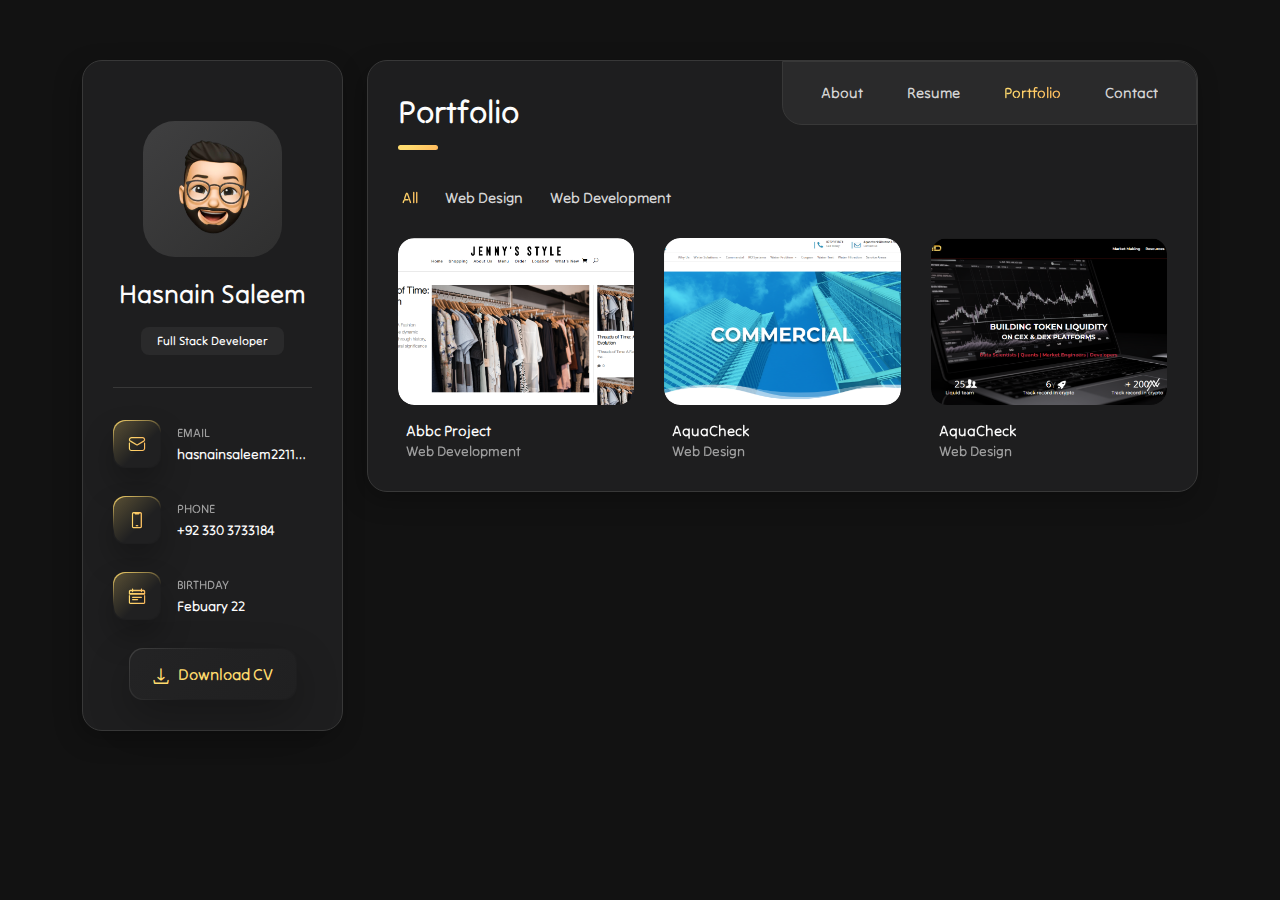
<file: portfolio.html>
<!DOCTYPE html>
<html lang="en">


<!-- Mirrored from art-template.ru/vcard4/resume.html by HTTrack Website Copier/3.x [XR&CO'2014], Tue, 10 Jan 2023 09:31:16 GMT -->

<!-- Mirrored from shaikhali01.github.io/portfolio/resume.html by HTTrack Website Copier/3.x [XR&CO'2014], Mon, 27 Mar 2023 06:00:51 GMT -->
<!-- Added by HTTrack --><meta http-equiv="content-type" content="text/html;charset=utf-8" /><!-- /Added by HTTrack -->
<head>
    <meta charset="utf-8" />
    <title>Hasnain Saleem</title>

	<!-- Meta Data -->
	<meta http-equiv="X-UA-Compatible" content="IE=edge">
	<meta name="viewport" content="width=device-width, initial-scale=1, shrink-to-fit=no">
	<meta name="format-detection" content="telephone=no"/>
    <meta name="format-detection" content="address=no"/>
    <meta name="author" content="ArtTemplate" />
    <meta name="description" content="vCard" />

    <!-- Twitter data -->
    <meta name="twitter:card" content="summary_large_image">
    <meta name="twitter:site" content="@ArtTemplates">
    <meta name="twitter:title" content="vCard">
    <meta name="twitter:description" content="vCard">
    <meta name="twitter:image" content="assets/images/social.html">

    <!-- Open Graph data -->
    <meta property="og:title" content="ArtTemplate" />
    <meta property="og:type" content="website" />
    <meta property="og:url" content="your url website" />
    <meta property="og:image" content="assets/images/social.html" />
    <meta property="og:description" content="vCard" />
    <meta property="og:site_name" content="vCard" />

	<!-- Favicons -->
	<link rel="apple-touch-icon" sizes="144x144" href="assets/images/favicons/apple-touch-icon-144x144.png">
	<link rel="apple-touch-icon" sizes="114x114" href="assets/images/favicons/apple-touch-icon-114x114.png">
	<link rel="apple-touch-icon" sizes="72x72" href="assets/images/favicons/apple-touch-icon-72x72.png">
	<link rel="apple-touch-icon" sizes="57x57" href="assets/images/favicons/apple-touch-icon-57x57.png">
	<link rel="shortcut icon" href="assets/images/my-avatar.png" type="image/png">

    <!-- Styles -->
	<link rel="stylesheet" type="text/css" href="assets/styles/vendors/bootstrap.min.css"/>
	<link rel="stylesheet" type="text/css" href="assets/styles/style.css"/>
	
</head>
<body class="bg-triangles">
	<main class="main">
	    <div class="container gutter-top gutter-bottom">
		    <div class="row sticky-parent">
			    <!-- Sidebar -->
                <aside class="col-12 col-md-12 col-xl-3">
				    <div class="sidebar box-outer sticky-column">
						<!-- My photo -->
						<div class="sidebar__base-info">
					    	<figure class="avatar-box">
                                <img src="assets/images/my-avatar.png" alt="Sadam Hussain">
						    </figure>

							<div class="text-xl-center">
						        <h3 class="title title--h3 sidebar__name">Hasnain Saleem</h3>
							    <div class="badge">Full Stack Developer</div>
						    </div>

							<button class="btn btn--small btn--icon-right sidebar__btn js-btn-toggle"><span>Show Contacts</span><i class="feathericon-chevron-down"></i></button>
						</div>

						<div class="sidebar__additional-info js-show">
							<div class="separation"></div>
		                    <ul class="details-info">
							    <!-- Email -->
							    <li class="details-info__item">
							        <span class="box icon-box"><i class="font-icon icon-envelope"></i></span>
								    <div class="contacts-block__info">
									    <span class="overhead">Email</span>
									    <a class="text-overflow" href="mailto:hasnainsaleem2211@gmail.com" title="hasnainsaleem2211@gmail.com">hasnainsaleem2211@gmail.com</a>
								    </div>
							    </li>
							    <!-- Phone -->
						 	    <li class="details-info__item">
								    <span class="box icon-box"><i class="font-icon icon-phone"></i></span>
								    <div class="contacts-block__info">
									    <span class="overhead">Phone</span>
							            <span class="text-overflow" title="+92 330 3733184">+92 330 3733184</span>
								    </div>	
							    </li>
								<!-- Birthday -->
					            <li class="details-info__item">
								    <span class="box icon-box"><i class="font-icon icon-calendar"></i></span>
								    <div class="contacts-block__info">
									    <span class="overhead">Birthday</span>
							            <span class="text-overflow" title="Febuary 22">Febuary 22</span>
								    </div>
							    </li>
					        </ul>
						    <div class="separation d-xl-none"></div>

						    <!-- Social -->
						    <div class="social">
								<a href="./assets/hasnain_saleem.pdf" download="download" target=""><button type="submit" download class="btn"><i class="font-icon icon-download"></i></i> Download CV</button></a>
						    </div>
						</div>	
					</div>	
		        </aside>
		        
				<!-- Content -->
				<div class="col-12 col-md-12 col-xl-9">
				    <div class="box-outer pb-0">
					    <!-- Menu -->
						<div class="nav-container">
						    <ul class="nav">
                                <li class="nav__item"><a href="index.html">About</a></li>
								<li class="nav__item"><a href="resume.html">Resume</a></li>
                                <li class="nav__item"><a class="active" href="portfolio.html">Portfolio</a></li>
                                <!-- <li class="nav__item"><a href="blog.html">Blog</a></li> -->
                                <li class="nav__item"><a href="contact.html">Contact</a></li>
                            </ul>
						</div>
						
					    <!-- About -->
						<div class="pb-3">
		                    <h1 class="title title--h1 title__separate">Portfolio</h1>
					    </div>

						<!-- Filter -->
                        <div class="select">
			                <span class="placeholder">Select category</span>
			                <ul class="filter">
			                    <li class="filter__item">Category</li>
				                <li class="filter__item active" data-filter="*"><a class="filter__link active" href="#filter">All</a></li>
				                <li class="filter__item" data-filter=".category-design"><a class="filter__link" href="#filter">Web Design</a></li>
								<li class="filter__item" data-filter=".category-web-development"><a class="filter__link" href="#filter">Web Development</a></li>
			                </ul>
			                <input type="hidden" name="changemetoo"/>
		                </div>

						<!-- Gallery -->
						<div class="gallery-grid js-masonry js-filter-container">
							<div class="gutter-sizer"></div>
							<!-- Item 1 -->
							<div class="gallery-grid__item category-web-development">
								<a href="https://polapok.khubaibghouri.com/sami-home/#">
								    <div class="gallery-grid__image-wrap">
                                        <img class="gallery-grid__image cover lazyload" src="./assets/images/projects/Abbc.png" alt="" />
								    </div>
                                    <div class="gallery-grid__caption">
									    <h3 class="title gallery-grid__title">Abbc Project</h3>
									    <span class="gallery-grid__category">Web Development</span>
									</div>
								</a>
							</div>
                            
							<!-- Item 2 -->
							<div class="gallery-grid__item category-web-development">
								<a href="https://aquacheck.webdirective.com/commercial/">
								    <div class="gallery-grid__image-wrap">
                                        <img class="gallery-grid__image cover lazyload" src="assets/images/projects/jobu-max.png" alt="" />
								    </div>
                                    <div class="gallery-grid__caption">
									    <h3 class="title gallery-grid__title">AquaCheck</h3>
									    <span class="gallery-grid__category">Web Design</span>
									</div>
								</a>
							</div>
							<div class="gallery-grid__item category-web-development">
								<a href="https://roulette.gym-sol.com/">
								    <div class="gallery-grid__image-wrap">
                                        <img class="gallery-grid__image cover lazyload" src="assets/images/projects/roulette king.png" alt="" />
								    </div>
                                    <div class="gallery-grid__caption">
									    <h3 class="title gallery-grid__title">AquaCheck</h3>
									    <span class="gallery-grid__category">Web Design</span>
									</div>
								</a>
							</div>
						</div><!-- /Gallery -->
					</div>
		        </div><!-- Content -->
			</div><!-- sticky-parent -->
		</div><!-- container -->
    </main>

    <div class="back-to-top"></div>

	<!-- JavaScripts -->
	<script src="assets/js/jquery-3.4.1.min.js"></script>
	<script src="assets/js/plugins.min.js"></script>
    <script src="assets/js/common.js"></script>
    
</body>

<!-- Mirrored from art-template.ru/vcard4/portfolio.html by HTTrack Website Copier/3.x [XR&CO'2014], Tue, 10 Jan 2023 09:31:33 GMT -->

<!-- Mirrored from shaikhali01.github.io/portfolio/portfolio.html by HTTrack Website Copier/3.x [XR&CO'2014], Mon, 27 Mar 2023 06:00:57 GMT -->
</html>
</file>
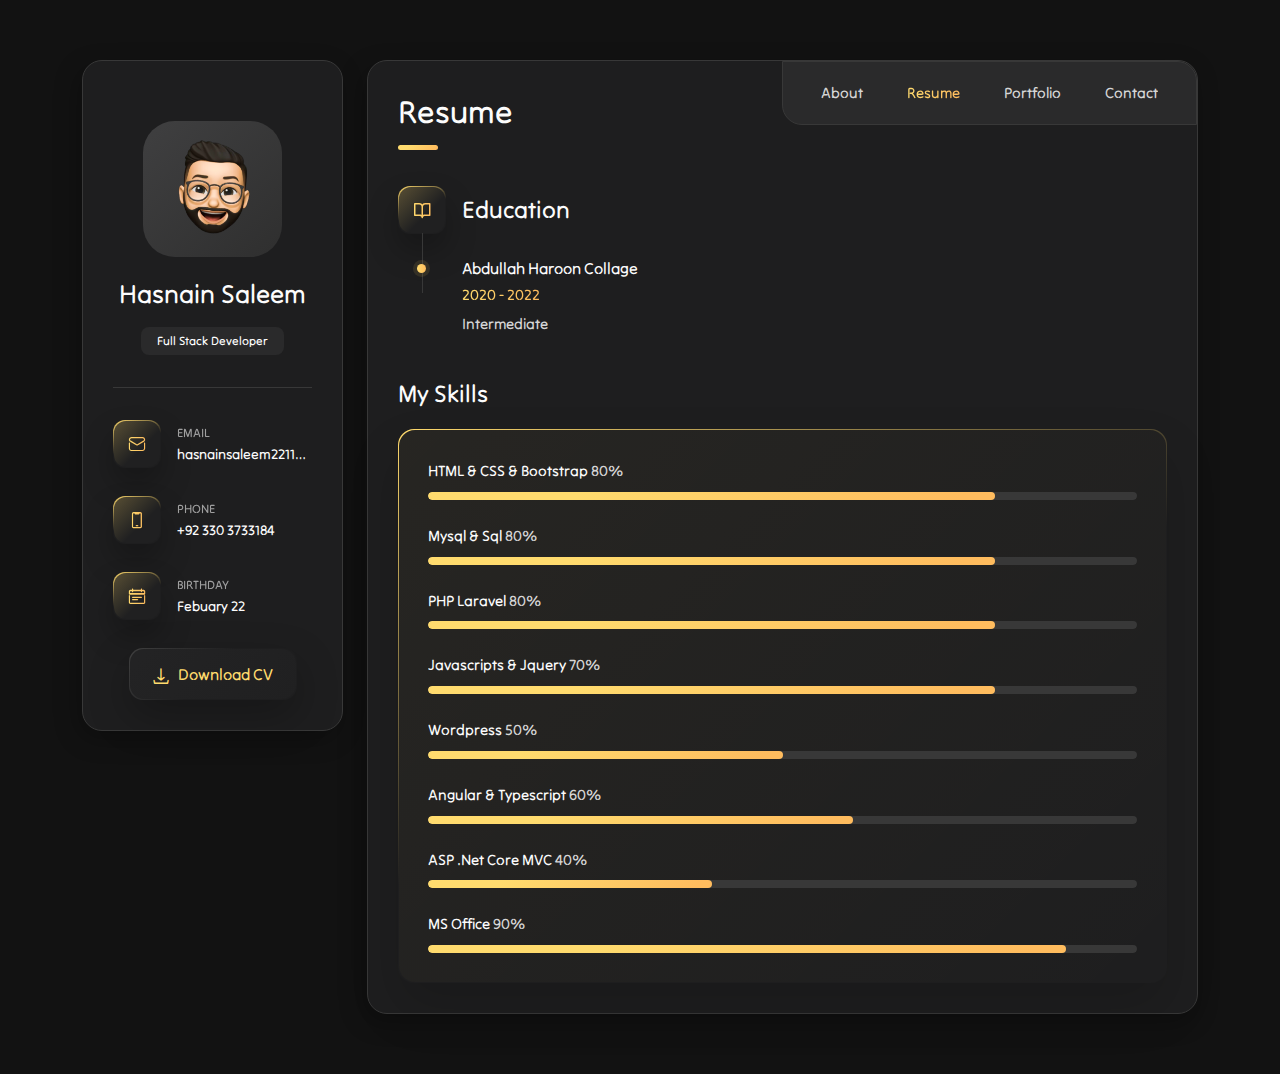
<file: resume.html>
<!DOCTYPE html>
<html lang="en">


<!-- Mirrored from art-template.ru/vcard4/resume.html by HTTrack Website Copier/3.x [XR&CO'2014], Tue, 10 Jan 2023 09:31:16 GMT -->

<!-- Mirrored from shaikhali01.github.io/portfolio/resume.html by HTTrack Website Copier/3.x [XR&CO'2014], Mon, 27 Mar 2023 06:00:51 GMT -->
<!-- Added by HTTrack --><meta http-equiv="content-type" content="text/html;charset=utf-8" /><!-- /Added by HTTrack -->
<head>
    <meta charset="utf-8" />
    <title>Hasnain Saleem</title>

	<!-- Meta Data -->
	<meta http-equiv="X-UA-Compatible" content="IE=edge">
	<meta name="viewport" content="width=device-width, initial-scale=1, shrink-to-fit=no">
	<meta name="format-detection" content="telephone=no"/>
    <meta name="format-detection" content="address=no"/>
    <meta name="author" content="ArtTemplate" />
    <meta name="description" content="vCard" />

    <!-- Twitter data -->
    <meta name="twitter:card" content="summary_large_image">
    <meta name="twitter:site" content="@ArtTemplates">
    <meta name="twitter:title" content="vCard">
    <meta name="twitter:description" content="vCard">
    <meta name="twitter:image" content="assets/images/social.html">

    <!-- Open Graph data -->
    <meta property="og:title" content="ArtTemplate" />
    <meta property="og:type" content="website" />
    <meta property="og:url" content="your url website" />
    <meta property="og:image" content="assets/images/social.html" />
    <meta property="og:description" content="vCard" />
    <meta property="og:site_name" content="vCard" />

	<!-- Favicons -->
	<link rel="apple-touch-icon" sizes="144x144" href="assets/images/favicons/apple-touch-icon-144x144.png">
	<link rel="apple-touch-icon" sizes="114x114" href="assets/images/favicons/apple-touch-icon-114x114.png">
	<link rel="apple-touch-icon" sizes="72x72" href="assets/images/favicons/apple-touch-icon-72x72.png">
	<link rel="apple-touch-icon" sizes="57x57" href="assets/images/favicons/apple-touch-icon-57x57.png">
	<link rel="shortcut icon" href="assets/images/my-avatar.png" type="image/png">

    <!-- Styles -->
	<link rel="stylesheet" type="text/css" href="assets/styles/vendors/bootstrap.min.css"/>
	<link rel="stylesheet" type="text/css" href="assets/styles/style.css"/>
	
</head>
<body class="bg-triangles">
	<main class="main">
	    <div class="container gutter-top gutter-bottom">
		    <div class="row sticky-parent">
			    <!-- Sidebar -->
                <aside class="col-12 col-md-12 col-xl-3">
				    <div class="sidebar box-outer sticky-column">
						<!-- My photo -->
						<div class="sidebar__base-info">
					    	<figure class="avatar-box">
                                <img src="assets/images/my-avatar.png" alt="Hasnain Saleem">
						    </figure>

							<div class="text-xl-center">
						        <h3 class="title title--h3 sidebar__name">Hasnain Saleem</h3>
							    <div class="badge">Full Stack Developer</div>
						    </div>

							<button class="btn btn--small btn--icon-right sidebar__btn js-btn-toggle"><span>Show Contacts</span><i class="feathericon-chevron-down"></i></button>
						</div>

						<div class="sidebar__additional-info js-show">
							<div class="separation"></div>
		                    <ul class="details-info">
							    <!-- Email -->
							    <li class="details-info__item">
							        <span class="box icon-box"><i class="font-icon icon-envelope"></i></span>
								    <div class="contacts-block__info">
									    <span class="overhead">Email</span>
									    <a class="text-overflow" href="mailto:hasnainsaleem2211@gmail.com" title="hasnainsaleem2211@gmail.com">hasnainsaleem2211@gmail.com</a>
								    </div>
							    </li>
							    <!-- Phone -->
						 	    <li class="details-info__item">
								    <span class="box icon-box"><i class="font-icon icon-phone"></i></span>
								    <div class="contacts-block__info">
									    <span class="overhead">Phone</span>
							            <span class="text-overflow" title="+92 330 3733184">+92 330 3733184</span>
								    </div>	
							    </li>
								<!-- Birthday -->
					            <li class="details-info__item">
								    <span class="box icon-box"><i class="font-icon icon-calendar"></i></span>
								    <div class="contacts-block__info">
									    <span class="overhead">Birthday</span>
							            <span class="text-overflow" title="Febuary 22">Febuary 22</span>
								    </div>
							    </li>
					        </ul>
						    <div class="separation d-xl-none"></div>

						    <!-- Social -->
						    <div class="social">
								<a href="./assets/hasnain_saleem.pdf" download="download" target=""><button type="submit" download class="btn"><i class="font-icon icon-download"></i></i> Download CV</button></a>
						    </div>
						</div>	
					</div>	
		        </aside>
		        
				<!-- Content -->
		        <div class="col-12 col-md-12 col-xl-9">
				    <div class="box-outer">
					    <!-- Menu -->
						<div class="nav-container">
						    <ul class="nav">
                                <li class="nav__item"><a href="index.html">About</a></li>
								<li class="nav__item"><a class="active" href="resume.html">Resume</a></li>
                                <li class="nav__item"><a href="portfolio.html">Portfolio</a></li>
                                <!-- <li class="nav__item"><a href="blog.html">Blog</a></li> -->
                                <li class="nav__item"><a href="contact.html">Contact</a></li>
                            </ul>
						</div>
						
					    <!-- About -->
						<div class="pb-3">
		                    <h1 class="title title--h1 title__separate">Resume</h1>
					    </div>
						
						<!-- Experience -->
						<h2 class="title title--h2"><span class="box icon-box"><i class="font-icon feathericon-book-open"></i></span>Education</h2>
						<div class="timeline">
							<!-- Item -->
							
							<!-- Item -->
							<article class="timeline__item">
								<h5 class="title title--h4 timeline__title">Abdullah Haroon Collage</h5>
								<span class="timeline__period">2020 - 2022</span>
								<p class="timeline__description">Intermediate</p>
							</article>
                                        
							
						</div>

						<!-- Skills -->
						<!-- Skills -->
						<h2 class="title title--h2 mt-3">My Skills</h2>
						<div class="box box-inner mb-0">
							<!-- Web Design -->
							<div class="progress">
								<div class="progress-text"><span>HTML & CSS & Bootstrap</span> 80%</div>
                                <div class="progress-bar"><span role="progressbar" aria-valuenow="80" aria-valuemin="0" aria-valuemax="100"></span></div>
                            </div>

							<!-- Web Design -->
							<div class="progress">
								<div class="progress-text"><span>Mysql & Sql</span> 80%</div>
                                <div class="progress-bar"><span role="progressbar" aria-valuenow="80" aria-valuemin="0" aria-valuemax="100"></span></div>
                            </div>

							<!-- Web Design -->
							<div class="progress">
								<div class="progress-text"><span>PHP Laravel</span> 80%</div>
                                <div class="progress-bar"><span role="progressbar" aria-valuenow="80" aria-valuemin="0" aria-valuemax="100"></span></div>
                            </div>

							<!-- Web Design -->
							<div class="progress">
								<div class="progress-text"><span>Javascripts & Jquery</span> 70%</div>
                                <div class="progress-bar"><span role="progressbar" aria-valuenow="80" aria-valuemin="0" aria-valuemax="100"></span></div>
							</div>

							<div class="progress">
								<div class="progress-text"><span>Wordpress</span> 50%</div>
                                <div class="progress-bar"><span role="progressbar" aria-valuenow="50" aria-valuemin="0" aria-valuemax="100"></span></div>
							</div>

							<div class="progress">
								<div class="progress-text"><span>Angular & Typescript</span> 60%</div>
                                <div class="progress-bar"><span role="progressbar" aria-valuenow="60" aria-valuemin="0" aria-valuemax="100"></span></div>
							</div>
							
							<div class="progress">
								<div class="progress-text"><span>ASP .Net Core MVC</span> 40%</div>
                                <div class="progress-bar"><span role="progressbar" aria-valuenow="40" aria-valuemin="0" aria-valuemax="100"></span></div>
							</div>
							<!-- Web Design -->
							<div class="progress">
									<div class="progress-text"><span>MS Office</span> 90%</div>
									<div class="progress-bar"><span role="progressbar" aria-valuenow="90" aria-valuemin="0" aria-valuemax="100"></span></div>
							</div>
						</div>
					</div><!-- box-outer -->
					</div>
		        </div><!-- Content -->
			</div><!-- sticky-parent -->
		</div><!-- container -->
    </main>

    <div class="back-to-top"></div>	

	<!-- JavaScripts -->
	<script src="assets/js/jquery-3.4.1.min.js"></script>
	<script src="assets/js/plugins.min.js"></script>
    <script src="assets/js/common.js"></script>

</body>

<!-- Mirrored from art-template.ru/vcard4/resume.html by HTTrack Website Copier/3.x [XR&CO'2014], Tue, 10 Jan 2023 09:31:16 GMT -->

<!-- Mirrored from shaikhali01.github.io/portfolio/resume.html by HTTrack Website Copier/3.x [XR&CO'2014], Mon, 27 Mar 2023 06:00:51 GMT -->
</html>
</file>
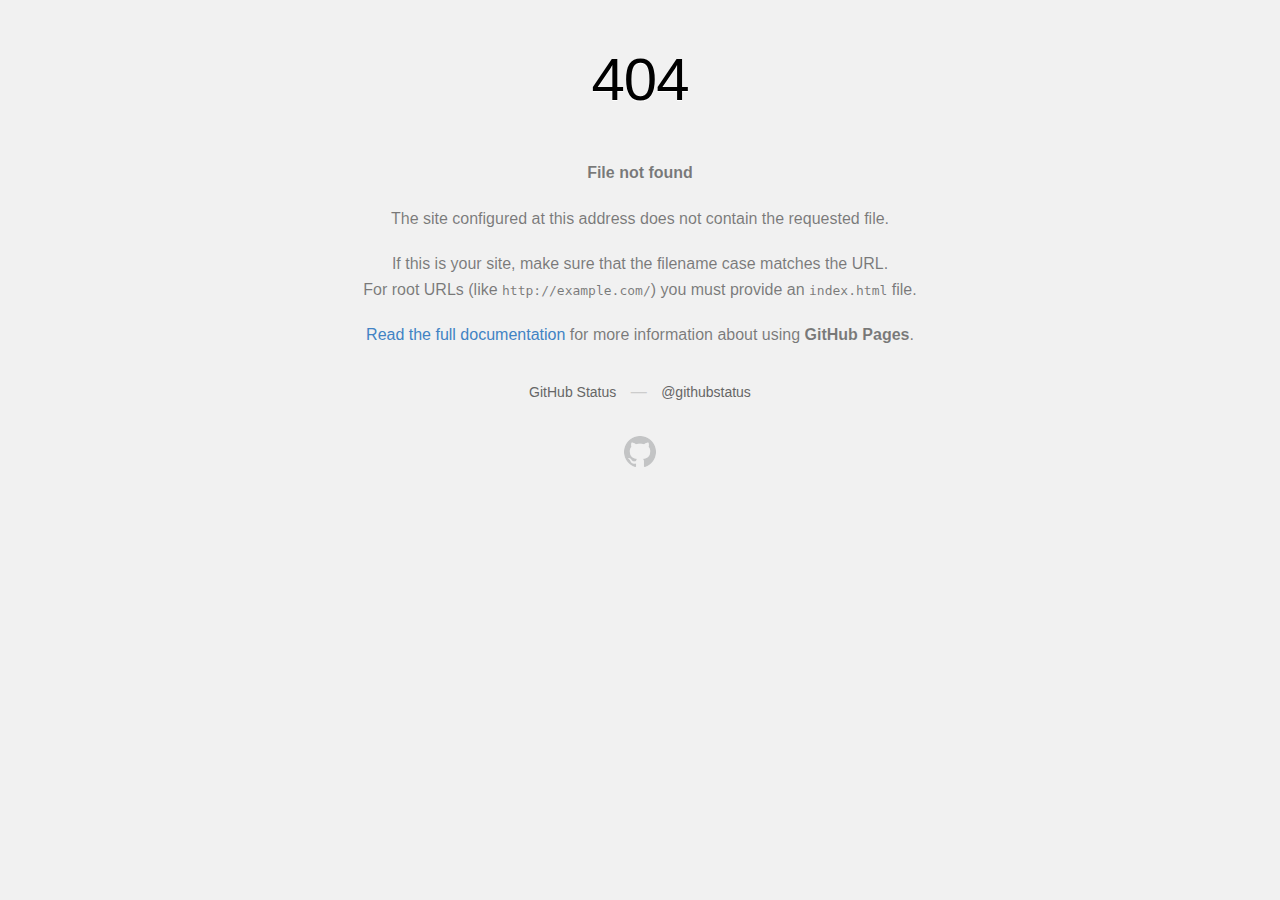
<file: assets/images/avatar-2.html>
<!DOCTYPE html>
<html>
  <head>
    <meta http-equiv="Content-type" content="text/html; charset=utf-8">
    <meta http-equiv="Content-Security-Policy" content="default-src 'none'; style-src 'unsafe-inline'; img-src data:; connect-src 'self'">
    <title>Page not found &middot; GitHub Pages</title>
    <style type="text/css" media="screen">
      body {
        background-color: #f1f1f1;
        margin: 0;
        font-family: "Helvetica Neue", Helvetica, Arial, sans-serif;
      }

      .container { margin: 50px auto 40px auto; width: 600px; text-align: center; }

      a { color: #4183c4; text-decoration: none; }
      a:hover { text-decoration: underline; }

      h1 { width: 800px; position:relative; left: -100px; letter-spacing: -1px; line-height: 60px; font-size: 60px; font-weight: 100; margin: 0px 0 50px 0; text-shadow: 0 1px 0 #fff; }
      p { color: rgba(0, 0, 0, 0.5); margin: 20px 0; line-height: 1.6; }

      ul { list-style: none; margin: 25px 0; padding: 0; }
      li { display: table-cell; font-weight: bold; width: 1%; }

      .logo { display: inline-block; margin-top: 35px; }
      .logo-img-2x { display: none; }
      @media
      only screen and (-webkit-min-device-pixel-ratio: 2),
      only screen and (   min--moz-device-pixel-ratio: 2),
      only screen and (     -o-min-device-pixel-ratio: 2/1),
      only screen and (        min-device-pixel-ratio: 2),
      only screen and (                min-resolution: 192dpi),
      only screen and (                min-resolution: 2dppx) {
        .logo-img-1x { display: none; }
        .logo-img-2x { display: inline-block; }
      }

      #suggestions {
        margin-top: 35px;
        color: #ccc;
      }
      #suggestions a {
        color: #666666;
        font-weight: 200;
        font-size: 14px;
        margin: 0 10px;
      }

    </style>
  </head>
  <body>

    <div class="container">

      <h1>404</h1>
      <p><strong>File not found</strong></p>

      <p>
        The site configured at this address does not
        contain the requested file.
      </p>

      <p>
        If this is your site, make sure that the filename case matches the URL.<br>
        For root URLs (like <code>http://example.com/</code>) you must provide an
        <code>index.html</code> file.
      </p>

      <p>
        <a href="https://help.github.com/pages/">Read the full documentation</a>
        for more information about using <strong>GitHub Pages</strong>.
      </p>

      <div id="suggestions">
        <a href="https://githubstatus.com">GitHub Status</a> &mdash;
        <a href="https://twitter.com/githubstatus">@githubstatus</a>
      </div>

      <a href="/" class="logo logo-img-1x">
        <img width="32" height="32" title="" alt="" src="[data-uri]">
      </a>

      <a href="/" class="logo logo-img-2x">
        <img width="32" height="32" title="" alt="" src="[data-uri]">
      </a>
    </div>
  </body>
</html>
</file>
<file: assets/styles/style.css>
/* ------------------------------------------------
 Author: ArtStyles (Art)
 
 Template Name: vCard
 version: 1.1.0
------------------------------------------------ */
/* ------------------------------------------------
 
 - Vendors
 - Font Icons
 - Variables
 - General Styles
 - Typography
 - Form
 - Button
 - Sidebar
 - Sections
 - Navbar
 - Popup
 - Cases
 - Clients
 - Contact
 - Portfolio
 - News
 - Single news
 - Single project
 - Testimonials
 - Timeline
 - Footer
 - Other
 
------------------------------------------------ */
@import url('https://fonts.googleapis.com/css2?family=Noto+Serif+Khojki:wght@400..700&family=Tilt+Neon&display=swap');
@import url("vendors/swiper.min.css");
@import url("vendors/simplebar.min.css");
@import url("vendors/magnific-popup.css");
@import url("vendors/photoswipe.css");
@import url("vendors/default-skin.css");
@import url("../icons/style-custome-icons.css");
@import url("../icons/feather.css");
@import url("https://fonts.googleapis.com/css2?family=Poppins:wght@300;400;500;600&amp;display=swap");
:root {
  --font-family: 'Tilt Neon', sans-serif;
  --font-base-size: 15px;
  --font-mobile-size: 14px;
  --color-heading: #FCFCFC;
  --color-paragraph: #D6D6D6;
  --color-border: #383838;
  --color-bg: #121212;
  --color-surface-1: #1e1e1f;
  --color-surface-2: #2a2a2b;
  --color-surface-3: #202021;
  --color-accent: #FFDB6E;
  --color-error: #B84C4C;
  --color-gradient: linear-gradient(137.84deg, #FFDB6E 26.31%, #FFBC5E 93.75%);
  --color-gradient-soft: linear-gradient(135deg, rgba(255, 218, 109, 0.0375) 0%, rgba(255, 189, 94, 0) 100%), #1E1E1F;
  --color-gradient-text: linear-gradient(90deg, #FFDB6E, #FFBC5E);
  --color-gradient-border: linear-gradient(155deg, #FFDA6D 0%, rgba(255, 191, 96, 0) 50%);
  --color-gradient-border-gray: linear-gradient(135deg, #404040 0%, rgba(64, 64, 64, 0) 48.44%);
  --color-gradient-gray: linear-gradient(137.84deg, #3F3F40 2.69%, #303030 93.75%);
  --color-gradient-icon: linear-gradient(135deg, rgba(255, 218, 109, 0.25) 0%, rgba(255, 189, 94, 0) 59.86%), #202021;
  --color-btn: linear-gradient(135deg, rgba(45, 45, 46, 0.25) 0%, rgba(27, 27, 28, 0) 100%), #202021;
  --box-shadow-24: -4px 8px 24px rgba(0, 0, 0, 0.25);
  --box-shadow-30: 0px 16px 30px rgba(0, 0, 0, 0.25);
  --box-shadow-40: 0px 16px 40px rgba(0, 0, 0, 0.25);
  --box-shadow-50: 0px 25px 50px rgba(0, 0, 0, 0.15);
  --box-shadow-80: 0px 24px 80px rgba(0, 0, 0, 0.7);
  --radius-32: 32px;
  --radius-20: 20px;
  --radius-18: 18px;
  --radius-16: 16px;
  --radius-14: 14px;
  --radius-12: 12px;
  --radius-8: 8px;
}

/* -----------------------------------------------------------------
    - General Styles
----------------------------------------------------------------- */
*,
::before,
::after {
  background-repeat: no-repeat;
  -webkit-box-sizing: border-box;
          box-sizing: border-box;
}

html {
  -webkit-overflow-scrolling: touch;
  -webkit-box-sizing: border-box;
  box-sizing: border-box;
}

body, html {
  font-size: 1rem;
  -webkit-text-size-adjust: 100%;
}

body {
  background-color: var(--color-bg);
  color: var(--color-paragraph);
  font-family: var(--font-family);
  font-size: var(--font-base-size);
  font-weight: 300;
  line-height: 1.65;
  min-height: 100vh;
  overflow-x: hidden;
  -ms-overflow-style: scrollbar;
  -webkit-font-smoothing: antialiased;
}

@media only screen and (max-width: 580px) {
  body {
    font-size: var(--font-mobile-size);
    line-height: 1.6;
  }
}

html.is-scroll-disabled body {
  height: 100vh;
  overflow: hidden;
}

@media all and (-ms-high-contrast: none), (-ms-high-contrast: active) {
  html.is-scroll-disabled {
    overflow: hidden;
  }
}

.no-scroll {
  overflow: hidden;
  -ms-overflow-style: none;
}

.no-scroll-height {
  overflow-x: hidden;
}

.svg-defs {
  position: absolute;
  height: 0;
  width: 0;
}

img {
  max-width: 100%;
  -webkit-user-select: none;
  -moz-user-select: none;
  -ms-user-select: none;
  user-select: none;
}

figure {
  margin: 0;
}

iframe {
  background-color: var(--color-bg);
  border: 0;
  display: block;
  height: 100%;
  width: 100%;
}

.cover {
  -o-object-fit: cover;
     object-fit: cover;
  -o-object-position: center;
     object-position: center;
  font-family: 'object-fit: cover; object-position: center;';
  height: 100%;
  width: 100%;
}

::-moz-selection {
  background: transparent;
  color: var(--color-accent);
}

::selection {
  background: transparent;
  color: var(--color-accent);
}

.scroll-line {
  background: var(--color-gradient);
  height: 0.1875rem;
  position: fixed;
  top: 0;
  width: 0;
  z-index: 3;
}

/* -----------------------------------------------------------------
    - Typography
----------------------------------------------------------------- */
h1, h2, h3, h4, h5, h6 {
  color: var(--color-heading);
  font-family: var(--font-family);
  font-weight: 600;
  line-height: 1.3;
}

.title--h1 {
  font-size: 2rem;
  margin-bottom: 1.0625rem;
}

@media only screen and (max-width: 580px) {
  .title--h1 {
    font-size: 1.5rem;
  }
}

.title--h2 {
  font-size: 1.5rem;
  margin-bottom: 1.25rem;
}

@media only screen and (max-width: 580px) {
  .title--h2 {
    font-size: 1.125rem;
  }
}

.title--h3 {
  font-size: 1.125rem;
  margin-bottom: 0.5rem;
}

@media only screen and (max-width: 580px) {
  .title--h3 {
    font-size: 1rem;
  }
}

.title--h4 {
  font-size: 1rem;
  margin-bottom: 0.8125rem;
  font-weight: 500;
}

@media only screen and (max-width: 580px) {
  .title--h4 {
    font-size: 0.875rem;
  }
}

.title--h5 {
  font-size: 0.875rem;
}

@media only screen and (max-width: 580px) {
  .title--h5 {
    font-size: 0.75rem;
  }
}

.title--h6 {
  font-size: 0.75rem;
}

@media only screen and (max-width: 580px) {
  .title--h6 {
    font-size: 0.625rem;
  }
}

.title--center {
  text-align: center;
}

.title--tone {
  background: var(--color-gradient-text);
  -webkit-background-clip: text;
  background-clip: text;
  -webkit-text-fill-color: transparent;
}

.title-icon {
  margin-right: 0.5rem;
  margin-top: -0.25rem;
  height: 2.5rem;
  width: 2.5rem;
}

@media only screen and (max-width: 580px) {
  .title-icon {
    height: 2.08333rem;
    width: 2.08333rem;
  }
}

.title__separate {
  margin-bottom: 2.3125rem;
  position: relative;
}

.title__separate::before {
  content: '';
  background: var(--color-gradient);
  border-radius: 0.5rem;
  height: 0.3125rem;
  position: absolute;
  bottom: -1.0625rem;
  left: 0;
  width: 2.5rem;
  z-index: 1;
}

@media only screen and (max-width: 580px) {
  .title__separate {
    margin-bottom: 1.5rem;
  }
  .title__separate::before {
    height: 0.1875rem;
    bottom: -0.625rem;
    width: 1.875rem;
  }
}

.overhead {
  color: var(--color-paragraph);
  font-size: 0.75rem;
  font-weight: 400;
  display: block;
  opacity: .7;
  text-transform: uppercase;
}

@media only screen and (max-width: 580px) {
  .overhead {
    font-size: 0.6875rem;
  }
}

.text-overflow {
  display: block;
  text-overflow: ellipsis;
  overflow: hidden;
  white-space: nowrap;
}

.block-quote {
  font-size: 1.25rem;
  font-weight: 400;
  font-style: italic;
  margin: 1.8125rem 0;
  position: relative;
  line-height: 1.6;
}

@media only screen and (max-width: 991px) {
  .block-quote {
    padding-left: 3.8125rem;
  }
}

@media only screen and (max-width: 580px) {
  .block-quote {
    font-size: 1.125rem;
    margin: 1rem 0;
    padding-left: 0;
    padding-top: 2.8125rem;
  }
  .block-quote p {
    margin-bottom: 0.5rem;
  }
}

.block-quote::before {
  background-image: url(../icons/icon-quote.svg);
  background-repeat: no-repeat;
  background-position: center;
  background-size: cover;
  content: '';
  height: 1.125rem;
  margin: 0 auto;
  position: absolute;
  top: 0.5rem;
  left: -3.125rem;
  width: 1.6875rem;
}

@media only screen and (max-width: 991px) {
  .block-quote::before {
    left: 0;
  }
}

.block-quote__author {
  font-size: 0.875rem;
  font-style: normal;
  display: block;
  margin-top: 0.5625rem;
  padding-left: 3rem;
  position: relative;
}

@media only screen and (max-width: 580px) {
  .block-quote__author {
    font-size: 0.875rem;
    margin-top: 0;
    padding-left: 2rem;
  }
}

.block-quote__author::before {
  content: '';
  background-color: var(--color-heading);
  height: 0.0625rem;
  margin-bottom: auto;
  margin-top: auto;
  position: absolute;
  top: 0;
  bottom: 0;
  left: 0;
  width: 2rem;
}

@media only screen and (max-width: 580px) {
  .block-quote__author::before {
    width: 1rem;
  }
}

a {
  color: var(--color-accent);
  cursor: pointer;
  text-decoration: none;
}

a:hover {
  outline: none;
}

a.decoration--none {
  text-decoration: none;
}

a.link-gradient {
  background: var(--color-gradient-text);
  -webkit-background-clip: text;
  background-clip: text;
  -webkit-text-fill-color: transparent;
  -webkit-text-decoration-skip: objects;
}

.description {
  color: var(--color-paragraph);
  margin-bottom: 1.875rem;
}

.foreword {
  font-size: 1.125rem;
}

/* Badges */
.badge {
  background: var(--color-surface-2);
  font-size: 0.75rem;
  font-weight: 300;
  border-radius: var(--radius-8);
  padding: 0.5rem 1rem;
}

@media only screen and (max-width: 580px) {
  .badge {
    font-size: 0.6875rem;
    padding: 0.375rem 0.75rem;
  }
}

/* -----------------------------------------------------------------
    - Form
----------------------------------------------------------------- */
.input, .textarea, select,
.custom-select {
  background-color: transparent;
  border: 1px solid var(--color-border);
  border-radius: var(--radius-14);
  -webkit-box-shadow: none;
          box-shadow: none;
  color: var(--color-heading);
  font-size: inherit;
  height: auto;
  padding: 0.875rem 1.375rem 0.8125rem;
  position: relative;
  width: 100%;
  -webkit-appearance: none;
  -moz-appearance: none;
  appearance: none;
}

@media only screen and (max-width: 580px) {
  .input, .textarea, select,
  .custom-select {
    padding: 0.8125rem 1.375rem 0.75rem;
  }
}

.input:focus, .textarea:focus, select:focus,
.custom-select:focus {
  background-color: transparent;
  border-color: var(--color-accent);
  color: var(--color-heading);
  -webkit-box-shadow: none;
          box-shadow: none;
  outline: none;
}

.input {
  line-height: inherit;
}

@media all and (-ms-high-contrast: none), (-ms-high-contrast: active) {
  .input {
    line-height: 0;
  }
}

.input__icon {
  padding-left: 3.375rem;
}

@media only screen and (max-width: 580px) {
  .input__icon {
    padding-left: 2.8125rem;
  }
}

.textarea {
  border-radius: var(--radius-14);
  display: block;
  padding: 0.8125rem 1.1875rem;
  resize: none;
}

.form-group {
  margin-bottom: 2rem;
  position: relative;
}

@media only screen and (max-width: 580px) {
  .form-group {
    margin-bottom: 1.6875rem;
  }
}

.help-block {
  position: absolute;
  font-size: 0.75rem;
  line-height: 1.4;
  padding-top: 0.3125rem;
  padding-left: 0.375rem;
}

@media only screen and (max-width: 580px) {
  .help-block {
    font-size: 0.6875rem;
  }
}

.with-errors {
  color: var(--color-error);
}

.has-error input,
.has-error textarea,
.has-error input:focus,
.has-error textarea:focus {
  border-color: var(--color-error);
}

#validator-contact {
  font-size: 0.875rem;
  margin-top: 1rem;
}

.form-control::-webkit-input-placeholder {
  color: var(--color-paragraph);
  opacity: .5;
}

.form-control:-ms-input-placeholder {
  color: var(--color-paragraph);
  opacity: .5;
}

.form-control::-ms-input-placeholder {
  color: var(--color-paragraph);
  opacity: .5;
}

.form-control::placeholder {
  color: var(--color-paragraph);
  opacity: .5;
}

input:invalid,
textarea:invalid {
  outline: none !important;
}

.form-check-input {
  background: transparent;
  border-color: rgba(244, 244, 244, 0.15);
}

.form-check-input:checked {
  background-color: var(--color-accent);
  border-color: var(--color-accent);
}

.form-check-input:checked[type=checkbox] {
  background-image: url("data:image/svg+xml,%3csvg xmlns='http://www.w3.org/2000/svg' viewBox='0 0 20 20'%3e%3cpath fill='none' stroke='%23000' stroke-linecap='round' stroke-linejoin='round' stroke-width='3' d='M6 10l3 3l6-6'/%3e%3c/svg%3e") !important;
}

.form-check-input:checked[type=radio] {
  background-image: url("data:image/svg+xml,%3csvg xmlns='http://www.w3.org/2000/svg' viewBox='-4 -4 8 8'%3e%3ccircle r='2' fill='%23000'/%3e%3c/svg%3e");
}

.form-check-input:focus {
  border-color: var(--color-paragraph);
  -webkit-box-shadow: 0 0 0 0.125rem rgba(244, 244, 244, 0.25);
          box-shadow: 0 0 0 0.125rem rgba(244, 244, 244, 0.25);
}

select,
.custom-select {
  background: url("data:image/svg+xml,%3csvg xmlns='http://www.w3.org/2000/svg' viewBox='0 0 4 5'%3e%3cpath fill='%23fff' d='M2 0L0 2h4zm0 5L0 3h4z'/%3e%3c/svg%3e") no-repeat right 0.1rem center/10px 16px;
}

.dropdown-menu {
  background: var(--color-surface-2);
  border: 1px solid var(--color-border);
  border-radius: var(--radius-12);
  -webkit-box-shadow: var(--box-shadow-50);
          box-shadow: var(--box-shadow-50);
  font-size: inherit;
}

.dropdown-menu::before {
  content: '';
  border-left: 0.375rem solid transparent;
  border-right: 0.375rem solid transparent;
  border-bottom: 0.375rem solid var(--color-border);
  height: 0;
  position: absolute;
  top: -0.375rem;
  left: 1.0625rem;
  width: 0;
}

.dropdown-item {
  color: var(--color-paragraph);
  font-weight: 300;
}

.dropdown-item:hover, .dropdown-item:focus {
  background: var(--color-border);
  color: var(--color-paragraph);
}

.dropdown.dropup .dropdown-menu::before {
  border-left: 0.375rem solid transparent;
  border-right: 0.375rem solid transparent;
  border-top: 0.375rem solid var(--color-border);
  border-bottom: 0.375rem solid transparent;
  top: auto;
  bottom: -0.75rem;
}

.progress {
  display: block;
  background: transparent;
  font-size: 0.9375rem;
  margin-bottom: 1.5rem;
  height: auto;
}

@media only screen and (max-width: 580px) {
  .progress {
    font-size: 0.8125rem;
    margin-bottom: 1rem;
  }
}

.progress:last-child {
  margin-bottom: 0;
}

.progress-bar {
  background-color: var(--color-border);
  border-radius: var(--radius-16);
  height: 0.5rem;
  overflow: inherit;
  position: relative;
  width: 100%;
}

.progress-bar span {
  background: var(--color-gradient);
  border-radius: 1rem;
  display: block;
  overflow: hidden;
  position: relative;
  height: 0.5rem;
  width: 0%;
  -webkit-transition: width .6s ease-in-out;
  transition: width .6s ease-in-out;
  z-index: 1;
}

.progress .progress-text {
  margin-bottom: 0.5rem;
}

.progress .progress-text span {
  color: var(--color-heading);
  font-weight: 500;
}

.btn {
  background: var(--color-gradient-border-gray);
  border-radius: var(--radius-14);
  -webkit-box-shadow: var(--box-shadow-40);
          box-shadow: var(--box-shadow-40);
  border: 0;
  color: var(--color-accent);
  cursor: pointer;
  font-weight: 400;
  font-size: 1rem;
  line-height: initial;
  padding: 1rem 1.5rem;
  position: relative;
  -webkit-transition: all .4s ease-in-out;
  transition: all .4s ease-in-out;
  white-space: nowrap;
  z-index: 0;
}

.btn::before {
  content: '';
  position: absolute;
  top: 1px;
  right: 1px;
  bottom: 1px;
  left: 1px;
  background: var(--color-btn);
  border-radius: inherit;
  -webkit-transition: all .4s ease-in-out;
  transition: all .4s ease-in-out;
  z-index: -1;
}

.btn:hover {
  background: var(--color-gradient-border);
  color: var(--color-accent);
}

.btn:hover::before {
  background: var(--color-gradient-icon);
}

.btn:focus {
  -webkit-box-shadow: var(--box-shadow-40);
          box-shadow: var(--box-shadow-40);
}

.btn .font-icon {
  margin-right: 0.375rem;
}

.btn--small {
  -webkit-box-shadow: var(--box-shadow-30);
          box-shadow: var(--box-shadow-30);
  font-size: 0.75rem;
  padding: 0.625rem 1rem;
}

.btn--small:focus {
  -webkit-box-shadow: var(--box-shadow-30);
          box-shadow: var(--box-shadow-30);
}

.btn--icon-left i {
  margin-right: 0.5rem;
}

.btn--icon-right i {
  margin-left: 0.5rem;
}

@media only screen and (max-width: 580px) {
  .btn {
    font-size: 0.875rem;
    padding: 0.75rem 1.125rem;
  }
}

button:focus {
  outline: none;
}

/* -----------------------------------------------------------------
    - Sidebar
----------------------------------------------------------------- */
.sidebar {
  z-index: 10;
}

@media only screen and (max-width: 1200px) {
  .sidebar {
    margin-bottom: 1.875rem;
  }
}

@media only screen and (max-width: 580px) {
  .sidebar {
    margin-bottom: 1rem;
  }
}

@media only screen and (max-width: 1200px) {
  .sidebar__base-info {
    display: -webkit-box;
    display: -ms-flexbox;
    display: flex;
    -webkit-box-align: center;
        -ms-flex-align: center;
            align-items: center;
  }
  .sidebar__base-info > * {
    min-width: 0;
  }
}

@media only screen and (min-width: 1200px) {
  .sidebar__additional-info {
    display: block !important;
  }
}

@media only screen and (max-width: 1200px) {
  .sidebar__additional-info {
    display: none;
  }
}

@media only screen and (max-width: 1200px) {
  .sidebar__additional-info .details-info__item {
    -webkit-box-flex: 0;
        -ms-flex: 0 0 50%;
            flex: 0 0 50%;
  }
  .sidebar__additional-info .details-info__item:nth-last-child(2), .sidebar__additional-info .details-info__item:nth-last-child(1) {
    margin-bottom: 0;
  }
}

@media only screen and (max-width: 768px) {
  .sidebar__additional-info .details-info__item {
    margin-bottom: 1.25rem;
  }
  .sidebar__additional-info .details-info__item:nth-last-child(2) {
    margin-bottom: 1.25rem;
  }
  .sidebar__additional-info .details-info__item:nth-last-child(1) {
    margin-bottom: 0 !important;
  }
}

@media only screen and (max-width: 580px) {
  .sidebar__additional-info .details-info__item {
    -webkit-box-flex: 0;
        -ms-flex: 0 0 100%;
            flex: 0 0 100%;
  }
  .sidebar__additional-info .details-info__item:nth-last-child(2) {
    margin-bottom: 0.9375rem;
  }
  .sidebar__additional-info .details-info__item:nth-last-child(1) {
    margin-bottom: 0;
  }
}

.sidebar .avatar-box {
  background: var(--color-gradient-gray);
  border-radius: var(--radius-32);
  margin: 1.875rem 1.875rem 1.25rem;
  overflow: hidden;
  height: calc(100% - 3.75rem);
  width: calc(100% - 3.75rem);
  -webkit-transition: all .3s ease-in-out;
  transition: all .3s ease-in-out;
}

@media only screen and (max-width: 1200px) {
  .sidebar .avatar-box {
    -ms-flex-negative: 0;
        flex-shrink: 0;
    margin: 0 1.5rem 0 0;
    height: 7.5rem;
    width: 7.5rem;
  }
}

@media only screen and (max-width: 580px) {
  .sidebar .avatar-box {
    border-radius: var(--radius-20);
    margin: 0 1rem 0 0;
    height: 5rem;
    width: 5rem;
  }
}

.sidebar .avatar-box img {
  -o-object-fit: cover;
     object-fit: cover;
  height: 100%;
  width: 100%;
}

.sidebar__name {
  font-size: 1.625rem;
  font-weight: 500;
  margin-bottom: 1rem;
  position: relative;
}

@media only screen and (max-width: 580px) {
  .sidebar__name {
    font-size: 1.0625rem;
    margin-bottom: 0.625rem;
  }
}

.sidebar__btn {
  position: absolute;
  top: 0;
  right: 0;
  border-top-left-radius: 0;
  border-bottom-right-radius: 0;
  display: none;
}

@media only screen and (max-width: 1200px) {
  .sidebar__btn {
    display: block;
    padding: 0.625rem 1rem;
  }
}

@media only screen and (max-width: 580px) {
  .sidebar__btn {
    padding: 0.625rem;
  }
}

.sidebar__btn i {
  display: none;
}

@media only screen and (max-width: 580px) {
  .sidebar__btn i {
    display: block;
    margin: 0;
  }
  .sidebar__btn span {
    display: none;
  }
}

.contacts-block__info {
  -webkit-box-flex: 1;
      -ms-flex: 1;
          flex: 1;
}

/* Social */
.social {
  text-align: center;
}

.social__link {
  font-size: 1.125rem;
  color: var(--color-heading);
  -webkit-text-fill-color: inherit;
  opacity: .6;
  margin: 0 0.375rem;
}

@media only screen and (max-width: 580px) {
  .social__link {
    font-size: 1rem;
  }
}

.social__link:hover {
  color: inherit;
  opacity: 1;
  text-decoration: none;
}

@media only screen and (max-width: 1200px) {
  .social {
    text-align: left;
  }
}

.sticky-column {
  margin-top: 0;
  -webkit-transition: all .3s ease-in-out;
  transition: all .3s ease-in-out;
}

.sticky-column.is_stuck {
  margin-top: 1.875rem;
}

/* -----------------------------------------------------------------
    - Sections
----------------------------------------------------------------- */
@media (min-width: 1200px) {
  .container {
    max-width: 1140px;
  }
}

@media (min-width: 1300px) {
  .container {
    max-width: 1230px;
  }
}

@media (min-width: 1400px) {
  .container {
    max-width: 1290px;
  }
}

.box {
  background: var(--color-gradient-border);
  position: relative;
  z-index: 0;
}

.box::before {
  content: '';
  position: absolute;
  top: 1px;
  right: 1px;
  bottom: 1px;
  left: 1px;
  background: var(--color-gradient-soft);
  border-radius: inherit;
  z-index: -1;
}

.box--s2 {
  background: var(--color-gradient-border-gray);
}

.box--s2::before {
  background-image: var(--color-btn) !important;
  background-color: var(--color-surface-3) !important;
}

.box-outer {
  background-color: var(--color-surface-1);
  border: 1px solid var(--color-border);
  border-radius: var(--radius-20);
  -webkit-box-shadow: var(--box-shadow-24);
          box-shadow: var(--box-shadow-24);
  padding: 1.875rem;
  position: relative;
}

@media only screen and (max-width: 580px) {
  .box-outer {
    padding: 0.9375rem;
  }
}

.box-inner {
  border-radius: var(--radius-16);
  -webkit-box-shadow: var(--box-shadow-50);
          box-shadow: var(--box-shadow-50);
  padding: 1.875rem;
  margin-bottom: 1.875rem;
}

@media only screen and (max-width: 580px) {
  .box-inner {
    border-radius: var(--radius-14);
    -webkit-box-shadow: var(--box-shadow-30);
            box-shadow: var(--box-shadow-30);
    padding: 1.25rem;
    margin-bottom: 0.9375rem;
  }
}

.icon-box {
  font-size: 1.125rem;
  display: -webkit-inline-box;
  display: -ms-inline-flexbox;
  display: inline-flex;
  -webkit-box-align: center;
      -ms-flex-align: center;
          align-items: center;
  -webkit-box-pack: center;
      -ms-flex-pack: center;
          justify-content: center;
  border-radius: var(--radius-12);
  -webkit-box-shadow: var(--box-shadow-30);
          box-shadow: var(--box-shadow-30);
  line-height: 1;
  margin-right: 1rem;
  height: 3rem;
  width: 3rem;
}

.icon-box > * {
  min-width: 0;
}

.icon-box::before {
  background: var(--color-gradient-icon);
}

.icon-box .font-icon {
  background: var(--color-gradient-text);
  -webkit-background-clip: text;
  background-clip: text;
  -webkit-text-fill-color: transparent;
}

@media only screen and (max-width: 580px) {
  .icon-box {
    font-size: 1rem;
    border-radius: var(--radius-8);
    -webkit-box-shadow: var(--box-shadow-24);
            box-shadow: var(--box-shadow-24);
    height: 1.875rem;
    width: 1.875rem;
  }
}

.box-avatar {
  border-radius: var(--radius-18);
  -webkit-box-shadow: var(--box-shadow-30);
          box-shadow: var(--box-shadow-30);
  height: 5rem;
  width: 5rem;
}

.box-avatar::before {
  background: var(--color-gradient-gray);
}

.box-avatar img {
  -o-object-fit: cover;
     object-fit: cover;
}

.box-avatar--not-border {
  background: var(--color-gradient-gray);
}

.box-avatar--not-border::before {
  display: none;
}

@media only screen and (max-width: 580px) {
  .box-avatar {
    border-radius: var(--radius-14);
    -webkit-box-shadow: var(--box-shadow-24);
            box-shadow: var(--box-shadow-24);
    height: calc(5rem - 1.25rem);
    width: calc(5rem - 1.25rem);
  }
}

.separation {
  background: var(--color-border);
  margin: 2rem 0;
  height: 1px;
  width: 100%;
}

@media only screen and (max-width: 580px) {
  .separation {
    margin: 1rem 0;
  }
}

.js-image {
  background-size: cover;
  background-position: center;
  height: 100%;
  width: 100%;
}

.gutter-top {
  padding-top: 3.75rem;
}

@media only screen and (max-width: 580px) {
  .gutter-top {
    padding-top: 0.9375rem;
  }
}

.gutter-bottom {
  padding-bottom: 3.75rem;
}

@media only screen and (max-width: 580px) {
  .gutter-bottom {
    padding-bottom: 2.5rem;
  }
}

.noGutters-Top {
  margin-top: 0 !important;
}

.noGutters-Bottom {
  margin-bottom: 0 !important;
}

.noGutters-Left {
  margin-left: 0 !important;
}

.noGutters-Right {
  margin-right: 0 !important;
}

/* Details info */
.details-info {
  list-style: none;
  padding-left: 0;
  margin-bottom: 0.5rem;
}

@media only screen and (max-width: 1200px) {
  .details-info {
    display: -webkit-box;
    display: -ms-flexbox;
    display: flex;
    -ms-flex-wrap: wrap;
        flex-wrap: wrap;
    margin-bottom: 0;
  }
  .details-info > * {
    min-width: 0;
  }
}

@media only screen and (max-width: 768px) {
  .details-info {
    display: -webkit-box;
    display: -ms-flexbox;
    display: flex;
    -webkit-box-orient: vertical;
    -webkit-box-direction: normal;
        -ms-flex-direction: column;
            flex-direction: column;
    margin-bottom: 0.5rem;
    font-size: 1rem;
  }
  .details-info > * {
    min-width: 0;
  }
}

@media only screen and (max-width: 580px) {
  .details-info {
    font-size: 0.9375rem;
  }
}

.details-info--inline {
  display: -webkit-box;
  display: -ms-flexbox;
  display: flex;
  -webkit-box-orient: horizontal;
  -webkit-box-direction: normal;
      -ms-flex-direction: row;
          flex-direction: row;
  -ms-flex-wrap: wrap;
      flex-wrap: wrap;
}

.details-info--inline > * {
  min-width: 0;
}

.details-info__item {
  color: var(--color-heading);
  font-size: 0.875rem;
  display: -webkit-box;
  display: -ms-flexbox;
  display: flex;
  -webkit-box-align: center;
      -ms-flex-align: center;
          align-items: center;
  margin-bottom: 1.75rem;
  text-overflow: ellipsis;
  white-space: nowrap;
}

.details-info__item > * {
  min-width: 0;
}

@media only screen and (max-width: 580px) {
  .details-info__item {
    font-size: 0.8125rem;
    margin-bottom: 0.9375rem !important;
  }
}

.details-info__item a {
  color: var(--color-heading);
  -webkit-text-fill-color: inherit;
  text-decoration: none;
}

.details-info__item a:hover {
  color: var(--color-heading);
}

.details-info--inline .details-info__item {
  display: -webkit-inline-box;
  display: -ms-inline-flexbox;
  display: inline-flex;
  -webkit-box-align: center;
      -ms-flex-align: center;
          align-items: center;
  margin-right: 5rem;
}

.details-info--inline .details-info__item > * {
  min-width: 0;
}

.details-info--inline .details-info__item:last-child {
  margin-right: 0;
}

.details-info__info {
  -webkit-box-flex: 1;
      -ms-flex: 1;
          flex: 1;
}

/* -----------------------------------------------------------------
    - Navbar
----------------------------------------------------------------- */
.nav-container {
  background: var(--color-surface-2);
  border: 1px solid var(--color-border);
  border-radius: 0 var(--radius-20) 0 var(--radius-20);
  display: -webkit-box;
  display: -ms-flexbox;
  display: flex;
  -webkit-box-align: center;
      -ms-flex-align: center;
          align-items: center;
  -webkit-box-pack: end;
      -ms-flex-pack: end;
          justify-content: flex-end;
  height: 4rem;
  padding-right: 2.375rem;
  padding-left: 2.375rem;
  position: absolute;
  top: 0;
  right: 0;
  z-index: 1;
}

.nav-container > * {
  min-width: 0;
}

@media only screen and (max-width: 991px) {
  .nav-container {
    -webkit-backdrop-filter: blur(6px);
            backdrop-filter: blur(6px);
    background: rgba(43, 43, 44, 0.75);
    border-radius: var(--radius-20) var(--radius-20) 0 0;
    -webkit-box-shadow: var(--box-shadow-30);
            box-shadow: var(--box-shadow-30);
    display: -webkit-box;
    display: -ms-flexbox;
    display: flex;
    -webkit-box-align: center;
        -ms-flex-align: center;
            align-items: center;
    -webkit-box-pack: center;
        -ms-flex-pack: center;
            justify-content: center;
    position: fixed;
    top: auto;
    bottom: 0;
    left: 0;
    height: 3.8125rem;
    width: 100%;
    z-index: 1112;
  }
  .nav-container > * {
    min-width: 0;
  }
}

@media only screen and (max-width: 580px) {
  .nav-container {
    border-radius: var(--radius-12) var(--radius-12) 0 0;
    height: 3rem;
    padding-right: 1rem;
    padding-left: 1rem;
  }
}

@media only screen and (max-width: 991px) {
  .medium-zoom--opened .nav-container {
    z-index: 10;
  }
}

.nav {
  display: -webkit-box;
  display: -ms-flexbox;
  display: flex;
  -webkit-box-align: center;
      -ms-flex-align: center;
          align-items: center;
  -webkit-box-pack: center;
      -ms-flex-pack: center;
          justify-content: center;
  height: 100%;
  overflow: hidden;
}

.nav > * {
  min-width: 0;
}

@media only screen and (max-width: 768px) {
  .nav {
    font-size: 0.875rem;
  }
}

@media only screen and (max-width: 580px) {
  .nav {
    font-size: 0.6875rem;
  }
}

.nav__item {
  margin-right: 2.75rem;
}

@media only screen and (max-width: 991px) {
  .nav__item {
    margin-right: 2rem;
  }
}

@media only screen and (max-width: 580px) {
  .nav__item {
    margin-right: 1.25rem;
  }
}

.nav__item a {
  background: none;
  color: var(--color-paragraph);
  -webkit-text-fill-color: inherit;
  font-weight: 500;
  opacity: 1;
  -webkit-transition: all .3s ease-in-out;
  transition: all .3s ease-in-out;
}

.nav__item a:hover {
  opacity: .6;
  text-decoration: none;
}

.nav__item a.active {
  background: var(--color-gradient-text);
  -webkit-background-clip: text;
  background-clip: text;
  -webkit-text-fill-color: transparent;
}

.nav__item a.active:hover {
  opacity: 1;
}

.nav__item:last-child {
  margin-right: 0;
}

/* -----------------------------------------------------------------
    - Popup
----------------------------------------------------------------- */
.popup {
  background: var(--color-surface-1);
  border: 1px solid var(--color-border);
  border-radius: var(--radius-20);
  -webkit-box-shadow: var(--box-shadow-80);
          box-shadow: var(--box-shadow-80);
  margin: 1.25rem auto;
  padding: 1.875rem;
  position: relative;
  width: calc(100% - 1.875rem);
  max-width: 43.75rem;
}

@media only screen and (max-width: 580px) {
  .popup {
    border-radius: var(--radius-14);
    margin: 0.9375rem auto;
    padding: 0.9375rem;
    width: calc(100% - 0.9375rem);
  }
}

.mfp-bg {
  background: #0D0D0D;
  opacity: 0.7 !important;
}

.mfp-close {
  background: var(--color-surface-2) !important;
  border-radius: var(--radius-8);
  color: var(--color-heading) !important;
  font-family: 'feather';
  height: 2rem;
  right: 0.9375rem;
  top: 0.9375rem;
  text-indent: -99999px;
  width: 2rem;
}

.mfp-close::before {
  content: '\ea11';
  font-size: 1rem;
  display: -webkit-box;
  display: -ms-flexbox;
  display: flex;
  -webkit-box-align: center;
      -ms-flex-align: center;
          align-items: center;
  -webkit-box-pack: center;
      -ms-flex-pack: center;
          justify-content: center;
  position: absolute;
  top: 0;
  right: 0;
  bottom: 0;
  left: 0;
  text-indent: 0;
}

.mfp-close::before > * {
  min-width: 0;
}

.mfp-close:focus {
  right: 0.9375rem;
  top: 0.9375rem;
}

/* Zoom-in effect */
.mfp-zoom-in {
  /* animate in */
  /* animate out */
}

.mfp-zoom-in .mfp-with-anim {
  opacity: 0;
  -webkit-transition: all 0.2s ease-in-out;
  transition: all 0.2s ease-in-out;
  -webkit-transform: scale(0.8);
          transform: scale(0.8);
}

.mfp-zoom-in.mfp-bg {
  opacity: 0;
  -webkit-transition: all 0.3s ease-out;
  transition: all 0.3s ease-out;
}

.mfp-zoom-in.mfp-ready .mfp-with-anim {
  opacity: 1;
  -webkit-transform: scale(1);
          transform: scale(1);
}

.mfp-zoom-in.mfp-ready.mfp-bg {
  opacity: 0.8;
}

.mfp-zoom-in.mfp-removing .mfp-with-anim {
  -webkit-transform: scale(0.8);
          transform: scale(0.8);
  opacity: 0;
}

.mfp-zoom-in.mfp-removing.mfp-bg {
  opacity: 0;
}

/*  Move-horizontal effect */
.mfp-move-horizontal {
  /* animate in */
  /* animate out */
}

.mfp-move-horizontal .mfp-with-anim {
  opacity: 0;
  -webkit-transition: all 0.3s;
  transition: all 0.3s;
  -webkit-transform: translateX(-50px);
          transform: translateX(-50px);
}

.mfp-move-horizontal.mfp-bg {
  opacity: 0;
  -webkit-transition: all 0.3s;
  transition: all 0.3s;
}

.mfp-move-horizontal.mfp-ready .mfp-with-anim {
  opacity: 1;
  -webkit-transform: translateX(0);
          transform: translateX(0);
}

.mfp-move-horizontal.mfp-ready.mfp-bg {
  opacity: 0.8;
}

.mfp-move-horizontal.mfp-removing .mfp-with-anim {
  -webkit-transform: translateX(50px);
          transform: translateX(50px);
  opacity: 0;
}

.mfp-move-horizontal.mfp-removing.mfp-bg {
  opacity: 0;
}

/* Zoom-out effect */
.mfp-zoom-out {
  /* animate in */
  /* animate out */
}

.mfp-zoom-out .mfp-with-anim {
  opacity: 0;
  -webkit-transition: all 0.3s ease-in-out;
  transition: all 0.3s ease-in-out;
  -webkit-transform: scale(1.3);
          transform: scale(1.3);
}

.mfp-zoom-out.mfp-bg {
  opacity: 0;
  -webkit-transition: all 0.3s ease-out;
  transition: all 0.3s ease-out;
}

.mfp-zoom-out.mfp-ready .mfp-with-anim {
  opacity: 1;
  -webkit-transform: scale(1);
          transform: scale(1);
}

.mfp-zoom-out.mfp-ready.mfp-bg {
  opacity: 0.8;
}

.mfp-zoom-out.mfp-removing .mfp-with-anim {
  -webkit-transform: scale(1.3);
          transform: scale(1.3);
  opacity: 0;
}

.mfp-zoom-out.mfp-removing.mfp-bg {
  opacity: 0;
}

/* -----------------------------------------------------------------
    - Cases
----------------------------------------------------------------- */
.case-item {
  display: -webkit-box;
  display: -ms-flexbox;
  display: flex;
  height: calc(100% - 1.25rem);
  padding-bottom: 1.25rem;
  position: relative;
}

.case-item > * {
  min-width: 0;
}

@media only screen and (max-width: 580px) {
  .case-item {
    display: -webkit-box;
    display: -ms-flexbox;
    display: flex;
    -webkit-box-orient: vertical;
    -webkit-box-direction: normal;
        -ms-flex-direction: column;
            flex-direction: column;
    -webkit-box-align: center;
        -ms-flex-align: center;
            align-items: center;
    text-align: center;
  }
  .case-item > * {
    min-width: 0;
  }
}

.case-item__icon {
  margin-right: 1rem;
  height: 2.5rem;
  width: 2.5rem;
}

@media only screen and (max-width: 580px) {
  .case-item__icon {
    margin-right: 0;
    margin-bottom: 0.8125rem;
  }
}

.case-item div {
  -webkit-box-flex: 1;
      -ms-flex: 1;
          flex: 1;
}

.case-item__caption:last-child {
  margin-bottom: 0;
}

/* -----------------------------------------------------------------
    - Clients
----------------------------------------------------------------- */
.js-carousel-clients {
  padding-top: 0.5rem;
  padding-bottom: 1rem;
}

.js-carousel-clients .swiper-slide {
  text-align: center;
}

.js-carousel-clients .logo-client {
  max-width: 80%;
  -webkit-filter: grayscale(1);
          filter: grayscale(1);
  -webkit-transition: all .5s ease-in-out;
  transition: all .5s ease-in-out;
}

.js-carousel-clients .logo-client:hover {
  -webkit-filter: grayscale(0);
          filter: grayscale(0);
}

/* -----------------------------------------------------------------
    - Contact
----------------------------------------------------------------- */
@media only screen and (max-width: 768px) {
  .contact-form .btn {
    width: 100%;
  }
}

.tabcontent .contact-form {
  padding-bottom: 1.875rem;
}

@media only screen and (max-width: 580px) {
  .tabcontent .contact-form {
    padding-bottom: 1.25rem;
  }
}

.map {
  border-radius: var(--radius-16);
  height: 23.75rem;
  margin-bottom: 2rem;
  position: relative;
  direction: ltr;
}

@media only screen and (max-width: 580px) {
  .map {
    height: 15.625rem;
  }
}

.popover-map-title {
  color: var(--color-surface-1);
  font-size: 1.1875rem;
  margin-top: 0.0625rem;
  margin-bottom: 0.5rem;
}

.popover-map-caption {
  color: var(--color-surface-1);
}

#marker {
  background-image: url("../images/icon-map-pic.svg");
  background-size: cover;
  width: 3.75rem;
  height: 3.75rem;
  cursor: pointer;
}

@media only screen and (max-width: 580px) {
  #marker {
    width: 2.5rem;
    height: 2.5rem;
  }
}

.mapboxgl-popup-content {
  background: var(--color-surface-2) !important;
  border: 1px solid var(--color-border);
  border-radius: var(--radius-8) !important;
  -webkit-box-shadow: var(--box-shadow-30) !important;
          box-shadow: var(--box-shadow-30) !important;
}

.mapboxgl-popup-anchor-bottom .mapboxgl-popup-tip {
  border-top-color: var(--color-border) !important;
}

.mapboxgl-popup-close-button {
  color: var(--color-heading);
}

/* -----------------------------------------------------------------
    - Portfolio
----------------------------------------------------------------- */
.m-item {
  background: var(--color-accent);
  margin-bottom: 30px;
  width: calc(33.333% - 20px);
}

@media only screen and (max-width: 991px) {
  .m-item {
    width: calc(50% - 15px);
  }
}

.gutter-sizer {
  width: 30px;
}

.gallery-grid__item {
  margin-bottom: 1.75rem;
  width: calc(33.333% - 20px);
}

.gallery-grid__item:hover .gallery-grid__image {
  -webkit-transform: scale3d(1.05, 1.05, 1);
          transform: scale3d(1.05, 1.05, 1);
}

.gallery-grid__item:hover .gallery-grid__image-wrap::before {
  background: rgba(13, 13, 13, 0.3);
}

.gallery-grid__item:hover .gallery-grid__image-wrap::after {
  -webkit-transform: scale(1);
          transform: scale(1);
  -webkit-transition: -webkit-transform .6s ease-in-out;
  transition: -webkit-transform .6s ease-in-out;
  transition: transform .6s ease-in-out;
  transition: transform .6s ease-in-out, -webkit-transform .6s ease-in-out;
}

@media only screen and (max-width: 991px) {
  .gallery-grid__item {
    width: calc(50% - 16px);
  }
}

@media only screen and (max-width: 768px) {
  .gallery-grid__item {
    width: 100%;
  }
}

.gallery-grid__image-wrap {
  border-radius: var(--radius-16);
  max-height: 12.75rem;
  height: 13vw;
  overflow: hidden;
  position: relative;
  width: 100%;
  z-index: 1;
}

.gallery-grid__image-wrap::before {
  content: '';
  background: rgba(13, 13, 13, 0);
  height: 100%;
  position: absolute;
  top: 0;
  left: 0;
  width: 100%;
  z-index: 1;
  -webkit-transition: all .5s ease-in-out;
  transition: all .5s ease-in-out;
}

.gallery-grid__image-wrap::after {
  content: '\e95f';
  background: rgba(32, 32, 33, 0.8);
  -webkit-backdrop-filter: blur(6px);
          backdrop-filter: blur(6px);
  border-radius: var(--radius-12);
  font-family: 'feather' !important;
  font-size: 1.125rem;
  color: var(--color-accent) !important;
  display: -webkit-box;
  display: -ms-flexbox;
  display: flex;
  -webkit-box-align: center;
      -ms-flex-align: center;
          align-items: center;
  -webkit-box-pack: center;
      -ms-flex-pack: center;
          justify-content: center;
  height: 3.5rem;
  margin: auto;
  position: absolute;
  top: 0;
  right: 0;
  bottom: 0;
  left: 0;
  width: 3.5rem;
  -webkit-transform: scale(0);
          transform: scale(0);
  -webkit-transition: -webkit-transform .3s ease-in-out;
  transition: -webkit-transform .3s ease-in-out;
  transition: transform .3s ease-in-out;
  transition: transform .3s ease-in-out, -webkit-transform .3s ease-in-out;
  z-index: 2;
}

.gallery-grid__image-wrap::after > * {
  min-width: 0;
}

@media only screen and (max-width: 1200px) {
  .gallery-grid__image-wrap {
    max-height: 23.75rem;
    height: 15.5vw;
  }
}

@media only screen and (max-width: 991px) {
  .gallery-grid__image-wrap {
    height: 13rem;
  }
}

@media only screen and (max-width: 768px) {
  .gallery-grid__image-wrap {
    height: 18rem;
  }
}

@media only screen and (max-width: 580px) {
  .gallery-grid__image-wrap {
    height: 11.875rem;
  }
}

.gallery-grid__image {
  border-radius: var(--radius-16);
  -webkit-transform: scale3d(1, 1, 1);
          transform: scale3d(1, 1, 1);
  -webkit-transition: -webkit-transform .4s ease-in-out;
  transition: -webkit-transform .4s ease-in-out;
  transition: transform .4s ease-in-out;
  transition: transform .4s ease-in-out, -webkit-transform .4s ease-in-out;
}

.gallery-grid__caption {
  padding: 0 0.5rem;
}

.gallery-grid__title {
  font-size: 0.9375rem;
  font-weight: 300;
  color: var(--color-heading);
  margin-top: 1rem;
  margin-bottom: 0;
}

.gallery-grid__category {
  font-size: 0.875rem;
  color: var(--color-paragraph);
  display: block;
  opacity: .7;
}

@media only screen and (min-width: 769px) {
  .filter {
    display: -webkit-inline-box;
    display: -ms-inline-flexbox;
    display: inline-flex;
    -ms-flex-wrap: wrap;
        flex-wrap: wrap;
    list-style: none;
    margin-bottom: 1.75rem;
    padding: 0;
  }
  .filter > * {
    min-width: 0;
  }
  .filter__item {
    padding-right: 1.1875rem;
  }
  .filter__item:first-child {
    display: none;
  }
  .filter__item:last-child {
    padding-right: 0;
  }
  .filter__item.active a {
    cursor: default;
    opacity: 1 !important;
    background: var(--color-gradient-text);
    -webkit-background-clip: text;
    background-clip: text;
    -webkit-text-fill-color: transparent;
    -webkit-text-decoration-skip: objects;
  }
  .filter__link {
    color: var(--color-paragraph);
    font-weight: 500;
    padding: 0 0.25rem;
    text-decoration: none;
    display: block;
    overflow: hidden;
    opacity: 1;
    position: relative;
    -webkit-transition: all .4s ease-in-out;
    transition: all .4s ease-in-out;
  }
  .filter__link:hover {
    color: inherit;
    opacity: .7;
    text-decoration: none;
  }
}

.select .placeholder {
  display: none;
}

@media only screen and (max-width: 768px) {
  .select {
    border: 1px solid var(--color-border);
    border-radius: var(--radius-14);
    display: block;
    margin-bottom: 2rem;
    padding: 0.1875rem 1rem;
    position: relative;
    vertical-align: middle;
    text-align: left;
    -webkit-user-select: none;
       -moz-user-select: none;
        -ms-user-select: none;
            user-select: none;
    width: 100%;
    -webkit-touch-callout: none;
    z-index: 2;
  }
  .select .placeholder {
    cursor: pointer;
    display: block;
    padding: 0.5rem 0;
    position: relative;
    z-index: 1;
  }
  .select .placeholder:after {
    position: absolute;
    top: 50%;
    right: 0.125rem;
    -webkit-transform: translateY(-50%);
            transform: translateY(-50%);
    font-family: 'icomoon';
    content: '\e90e';
    z-index: 10;
  }
  .select.is-open .placeholder:after {
    content: '\e90f';
  }
  .select.is-open ul {
    display: block;
  }
  .select ul {
    background-color: var(--color-surface-1);
    border: 1px solid var(--color-border);
    -webkit-box-shadow: var(--box-shadow-40);
            box-shadow: var(--box-shadow-40);
    border-radius: var(--radius-14);
    display: none;
    max-height: 37.5rem;
    overflow: hidden;
    overflow-y: auto;
    padding: 0.5625rem 0;
    position: absolute;
    top: 100%;
    left: 0;
    width: 100%;
    z-index: 100;
  }
  .select ul li {
    display: block;
    text-align: left;
    padding: 0.5rem 1rem;
    cursor: pointer;
  }
  .select ul li:hover {
    background-color: var(--color-surface-2);
  }
  .select ul li:hover a {
    color: var(--color-accent);
  }
  .select ul li:first-child {
    display: none;
  }
  .select ul li a {
    color: var(--color-paragraph);
    text-decoration: none;
  }
}

@media only screen and (max-width: 580px) {
  .select {
    margin-bottom: 1.5rem;
  }
}

/* -----------------------------------------------------------------
    - News
----------------------------------------------------------------- */
.news-grid {
  display: -webkit-box;
  display: -ms-flexbox;
  display: flex;
  -ms-flex-wrap: wrap;
      flex-wrap: wrap;
  margin-left: -0.9375rem;
  margin-right: -0.9375rem;
}

.news-grid > * {
  min-width: 0;
}

@media only screen and (max-width: 991px) {
  .news-grid {
    margin-left: 0;
    margin-right: 0;
  }
}

.news-item {
  border-radius: var(--radius-16);
  -webkit-box-shadow: var(--box-shadow-50);
          box-shadow: var(--box-shadow-50);
  margin-bottom: 1.875rem;
  margin-left: 0.9375rem;
  margin-right: 0.9375rem;
  padding: 0;
  width: calc(50% - 30px);
}

@media only screen and (max-width: 991px) {
  .news-item {
    margin-left: 0;
    margin-right: 0;
    width: 100%;
  }
}

@media only screen and (max-width: 580px) {
  .news-item {
    margin-bottom: 1.25rem;
  }
}

.news-item__image-wrap {
  overflow: hidden;
  border-radius: var(--radius-16);
  height: 14rem;
  position: relative;
}

@media only screen and (max-width: 991px) {
  .news-item__image-wrap {
    height: 18rem;
  }
}

@media only screen and (max-width: 580px) {
  .news-item__image-wrap {
    border-radius: var(--radius-12);
    height: 12rem;
  }
}

.news-item__image-wrap img {
  -webkit-transform: scale(1);
          transform: scale(1);
  -webkit-transition: -webkit-transform .3s ease-in-out;
  transition: -webkit-transform .3s ease-in-out;
  transition: transform .3s ease-in-out;
  transition: transform .3s ease-in-out, -webkit-transform .3s ease-in-out;
}

.news-item:hover .news-item__image-wrap img {
  -webkit-transform: scale(1.05);
          transform: scale(1.05);
  -webkit-transition: -webkit-transform .3s ease-in-out;
  transition: -webkit-transform .3s ease-in-out;
  transition: transform .3s ease-in-out;
  transition: transform .3s ease-in-out, -webkit-transform .3s ease-in-out;
}

.news-item__date {
  margin-bottom: 0.75rem;
  opacity: .7;
}

.news-item__date span {
  display: inline-block;
  padding-right: 1.125rem;
  position: relative;
}

.news-item__date span::after {
  content: '';
  background: var(--color-paragraph);
  border-radius: 50%;
  height: 0.25rem;
  margin: auto;
  position: absolute;
  top: 0;
  right: 0.4375rem;
  bottom: 0;
  width: 0.25rem;
}

.news-item__link {
  position: absolute;
  height: 100%;
  width: 100%;
  z-index: 2;
}

.news-item__caption {
  padding: 1.25rem 1.5rem 0.375rem;
}

@media only screen and (max-width: 580px) {
  .news-item__caption {
    padding: 1.1875rem 1rem 0;
  }
}

.news-item .title {
  margin-bottom: 0.625rem;
}

.news-item .title a {
  color: var(--color-heading);
  -webkit-transition: all .3s ease-in-out;
  transition: all .3s ease-in-out;
}

.news-item .title a:hover {
  background: var(--color-gradient-text);
  -webkit-background-clip: text;
  background-clip: text;
  -webkit-text-fill-color: transparent;
}

/* -----------------------------------------------------------------
    - Single post
----------------------------------------------------------------- */
.header-post {
  margin-top: 1rem;
  text-align: center;
}

@media only screen and (max-width: 580px) {
  .header-post {
    margin-top: 1rem;
  }
}

.header-post .title {
  font-size: 2.5rem;
  margin-bottom: 1.5rem;
}

@media only screen and (max-width: 991px) {
  .header-post .title {
    font-size: 2.25rem;
    margin-bottom: 1.125rem;
  }
}

@media only screen and (max-width: 768px) {
  .header-post .title {
    font-size: 2rem;
  }
}

@media only screen and (max-width: 580px) {
  .header-post .title {
    font-size: 1.75rem;
    margin-bottom: 1rem;
  }
}

.header-post__image-wrap {
  height: 25rem;
  margin-left: -1.875rem;
  margin-right: -1.875rem;
  margin-bottom: 2.5rem;
}

@media only screen and (max-width: 580px) {
  .header-post__image-wrap {
    height: 15rem;
    margin-left: -1.25rem;
    margin-right: -1.25rem;
    margin-bottom: 1.5rem;
  }
}

.caption-post {
  margin-left: auto;
  margin-right: auto;
  margin-bottom: 2rem;
  width: 80%;
}

@media only screen and (max-width: 991px) {
  .caption-post {
    width: 100%;
  }
}

@media only screen and (max-width: 580px) {
  .caption-post {
    margin-bottom: 1.1875rem;
  }
}

.gallery-post {
  display: -webkit-box;
  display: -ms-flexbox;
  display: flex;
  -ms-flex-wrap: wrap;
      flex-wrap: wrap;
  margin-left: -1rem;
  margin-right: -1rem;
}

.gallery-post > * {
  min-width: 0;
}

@media only screen and (max-width: 580px) {
  .gallery-post {
    margin-left: 0;
    margin-right: 0;
  }
}

.gallery-post__item {
  -webkit-box-flex: calc(50% - 32px);
      -ms-flex: calc(50% - 32px);
          flex: calc(50% - 32px);
  height: auto;
  max-height: 80vw;
  margin-left: 1rem;
  margin-right: 1rem;
  width: calc(50% - 32px);
}

@media only screen and (max-width: 580px) {
  .gallery-post__item {
    -webkit-box-flex: 100%;
        -ms-flex: 100%;
            flex: 100%;
    margin-left: 0;
    margin-right: 0;
    margin-bottom: 1rem;
    width: 100%;
  }
}

.gallery-post__caption {
  font-size: 0.8125rem;
  font-style: italic;
  padding: 1rem 1rem 2rem;
  text-align: center;
  width: 100%;
}

@media only screen and (max-width: 580px) {
  .gallery-post__caption {
    padding: 0 0 1rem;
  }
}

.gallery-post__caption a {
  color: var(--color-accent);
}

.footer-post {
  display: -webkit-box;
  display: -ms-flexbox;
  display: flex;
  -webkit-box-align: center;
      -ms-flex-align: center;
          align-items: center;
  -webkit-box-pack: center;
      -ms-flex-pack: center;
          justify-content: center;
  -ms-flex-wrap: wrap;
      flex-wrap: wrap;
  margin-bottom: 2rem;
  margin-top: 2rem;
  padding-top: 2rem;
  position: relative;
}

.footer-post > * {
  min-width: 0;
}

@media only screen and (max-width: 580px) {
  .footer-post {
    margin-bottom: 1rem;
    margin-top: 1rem;
  }
}

.footer-post::before {
  content: '';
  background-color: var(--color-border);
  height: 0.0625rem;
  margin: auto;
  position: absolute;
  top: 0;
  right: 0;
  left: 0;
  max-width: 6.25rem;
  width: 15%;
}

.footer-post__share {
  display: -webkit-box;
  display: -ms-flexbox;
  display: flex;
  -webkit-box-align: baseline;
      -ms-flex-align: baseline;
          align-items: baseline;
  font-size: 0.8125rem;
  color: var(--color-paragraph);
  margin: 0 1.0625rem;
}

.footer-post__share > * {
  min-width: 0;
}

@media only screen and (max-width: 580px) {
  .footer-post__share {
    margin: 0 0.375rem;
  }
}

.footer-post__share:hover {
  color: var(--color-accent);
  text-decoration: none;
}

.footer-post__share .font-icon {
  margin-right: 0.6875rem;
}

@media only screen and (max-width: 580px) {
  .footer-post__share span {
    display: none;
  }
}

.comment-box {
  display: -webkit-box;
  display: -ms-flexbox;
  display: flex;
  -webkit-box-orient: vertical;
  -webkit-box-direction: normal;
      -ms-flex-direction: column;
          flex-direction: column;
}

.comment-box > * {
  min-width: 0;
}

.comment-box .comment-box {
  margin-left: 3rem;
}

@media only screen and (max-width: 580px) {
  .comment-box .comment-box {
    margin-left: 1.1875rem;
  }
}

.comment-box__inner {
  border-radius: var(--radius-16);
  -webkit-box-shadow: var(--box-shadow-50);
          box-shadow: var(--box-shadow-50);
  display: -webkit-box;
  display: -ms-flexbox;
  display: flex;
  margin-bottom: 1.25rem;
  padding: 1.25rem 1.25rem 1rem 1.25rem;
}

.comment-box__inner > * {
  min-width: 0;
}

@media only screen and (max-width: 580px) {
  .comment-box__inner {
    border-radius: var(--radius-12);
    -webkit-box-shadow: var(--box-shadow-30);
            box-shadow: var(--box-shadow-30);
    -webkit-box-orient: vertical;
    -webkit-box-direction: normal;
        -ms-flex-direction: column;
            flex-direction: column;
    padding: 1rem;
    margin-bottom: 1rem;
  }
}

.comment-box__body {
  -webkit-box-flex: 1;
      -ms-flex: 1;
          flex: 1;
  padding-left: 1rem;
}

@media only screen and (max-width: 580px) {
  .comment-box__body {
    margin-top: 0.75rem;
    padding-left: 0rem;
  }
}

.comment-box__body p {
  margin-bottom: 0.6875rem;
}

@media only screen and (max-width: 580px) {
  .comment-box__body p {
    margin-bottom: 0.5rem;
  }
}

.comment-box__body .emoji {
  margin: 0 0.3125rem;
  vertical-align: bottom;
}

@media only screen and (max-width: 580px) {
  .comment-box__body .emoji {
    margin: 0 0.125rem;
    height: 1.0625rem;
    width: 1.0625rem;
  }
}

.comment-box__details {
  display: -webkit-box;
  display: -ms-flexbox;
  display: flex;
  -webkit-box-pack: justify;
      -ms-flex-pack: justify;
          justify-content: space-between;
  font-size: 1.125rem;
  margin-top: 0.5rem;
  margin-bottom: 0.5rem;
}

.comment-box__details > * {
  min-width: 0;
}

@media only screen and (max-width: 580px) {
  .comment-box__details {
    font-size: 0.9375rem;
    -webkit-box-orient: vertical;
    -webkit-box-direction: normal;
        -ms-flex-direction: column;
            flex-direction: column;
    margin-top: 0;
  }
}

.comment-box__details a {
  text-decoration: none;
}

.comment-box__details-date {
  font-size: 0.75rem;
  font-weight: 400;
  opacity: .5;
}

@media only screen and (max-width: 580px) {
  .comment-box__details-date {
    font-size: 0.75rem;
    margin-top: 0.3125rem;
  }
}

.comment-box .avatar {
  margin-right: 1rem;
  -ms-flex-negative: 0;
      flex-shrink: 0;
}

.comment-box__footer {
  display: -webkit-inline-box;
  display: -ms-inline-flexbox;
  display: inline-flex;
  list-style: none;
  margin: 0;
  padding: 0;
}

.comment-box__footer > * {
  min-width: 0;
}

.comment-box__footer li {
  cursor: pointer;
  font-weight: 400;
  margin-right: 2rem;
}

@media only screen and (max-width: 580px) {
  .comment-box__footer li {
    margin-right: 1rem;
  }
}

.comment-box__footer li:last-child {
  margin-right: 0;
}

.comment-box__footer .font-icon {
  font-size: 1rem;
  vertical-align: text-bottom;
}

@media only screen and (max-width: 580px) {
  .comment-box__footer .font-icon {
    font-size: 0.875rem;
  }
}

.comment-form {
  margin-top: 1rem;
  position: relative;
}

.comment-form .textarea {
  padding: 1.5rem 4.5rem;
  max-height: 12.5rem;
  overflow: hidden !important;
}

@media only screen and (max-width: 580px) {
  .comment-form .textarea {
    padding: 0.875rem 3.25rem;
  }
}

.comment-form .btn {
  height: 3rem;
  margin-bottom: auto;
  margin-top: auto;
  padding: 0;
  position: absolute;
  top: 0;
  bottom: 0;
  width: 3rem;
}

@media only screen and (max-width: 580px) {
  .comment-form .btn {
    height: 2.14286rem;
    width: 2.14286rem;
  }
}

.comment-form .btn i {
  background: var(--color-gradient-text);
  -webkit-background-clip: text;
  background-clip: text;
  -webkit-text-fill-color: transparent;
  -webkit-text-decoration-skip: objects;
  cursor: pointer;
  font-size: 1rem;
  margin: 0;
}

@media only screen and (max-width: 580px) {
  .comment-form .btn i {
    font-size: 1rem;
  }
}

.comment-form .btn-submit {
  right: 0;
  margin-right: 0.75rem;
}

@media only screen and (max-width: 580px) {
  .comment-form .btn-submit {
    margin-right: 0.625rem;
  }
}

.comment-form .btn-emoji {
  line-height: 0;
}

.comment-form .dropdown {
  height: 1.1875rem;
  line-height: 1.2;
  margin-top: auto;
  margin-bottom: auto;
  margin-left: 0.75rem;
  position: absolute;
  top: 0;
  bottom: 0;
}

.comment-form .dropdown-menu {
  background: var(--color-surface-2);
  border: 1px solid var(--color-border);
  border-radius: var(--radius-16);
  -webkit-box-shadow: var(--box-shadow-50);
          box-shadow: var(--box-shadow-50);
  margin-left: -1rem;
  min-width: 14.9375rem;
  max-width: 14.9375rem;
}

.comment-form .dropdown-menu::before {
  content: '';
  height: 0;
  border-left: 0.375rem solid transparent;
  border-right: 0.375rem solid transparent;
  border-top: 0.375rem solid var(--color-surface-2);
  position: absolute;
  bottom: -0.375rem;
  left: 1rem;
  width: 0;
}

@media only screen and (max-width: 580px) {
  .comment-form .dropdown {
    margin-left: 0.625rem;
  }
}

.emoji-wrap {
  display: -webkit-box;
  display: -ms-flexbox;
  display: flex;
  -ms-flex-pack: distribute;
      justify-content: space-around;
  -ms-flex-wrap: wrap;
      flex-wrap: wrap;
  padding: 0.375rem 0.8125rem 0.1875rem;
}

.emoji-wrap > * {
  min-width: 0;
}

.emoji-wrap .emoji {
  cursor: pointer;
  border-radius: 0.1875rem;
  margin: 0.125rem;
  padding: 0.1875rem;
}

.emoji-wrap .emoji:hover {
  background-color: var(--color-bg);
}

.scroll-line {
  height: 0.1875rem;
  position: fixed;
  top: 0;
  width: 0;
  z-index: 3;
}

.social-auth {
  color: var(--color-heading);
  list-style: none;
  padding: 0;
  margin-top: 1rem;
}

@media only screen and (max-width: 580px) {
  .social-auth {
    font-size: 0.875rem;
  }
}

.social-auth__item {
  display: -webkit-inline-box;
  display: -ms-inline-flexbox;
  display: inline-flex;
  margin-right: 0.375rem;
}

.social-auth__item > * {
  min-width: 0;
}

.social-auth__link {
  color: var(--color-heading);
}

.social-auth__link:hover {
  color: var(--color-heading);
  opacity: .7;
}

.social-auth .font-icon {
  border-radius: 50%;
  font-size: 0.75rem;
  padding: 0.375rem;
}

@media only screen and (max-width: 580px) {
  .social-auth .font-icon {
    font-size: 0.6875rem;
  }
}

.social-auth .icon-facebook {
  background-color: #3B5998;
}

.social-auth .icon-twitter {
  background-color: #55ACEE;
}

.social-auth .icon-dribbble {
  background-color: #F26798;
}

.social-auth .icon-behance {
  background-color: #4176FA;
}

/* -----------------------------------------------------------------
    - Single project
----------------------------------------------------------------- */
.header-project {
  margin-top: 1.5rem;
  margin-bottom: 2.5rem;
  position: relative;
}

@media only screen and (max-width: 580px) {
  .header-project {
    margin-top: 1rem;
    margin-bottom: 1.875rem;
  }
}

.header-project .title {
  margin-bottom: 1.5rem;
  position: absolute;
  bottom: 0;
  left: 0;
  z-index: 2;
}

@media only screen and (max-width: 580px) {
  .header-project .title {
    font-size: 1.25rem;
    margin-bottom: 0.75rem;
  }
}

.header-project__image-wrap {
  height: 25rem;
  margin-left: -1.875rem;
  margin-right: -1.875rem;
  position: relative;
}

.header-project__image-wrap::before {
  content: '';
  background: -webkit-gradient(linear, left top, left bottom, from(rgba(13, 13, 13, 0)), color-stop(68.23%, rgba(13, 13, 13, 0.4)), to(rgba(13, 13, 13, 0.4)));
  background: linear-gradient(180deg, rgba(13, 13, 13, 0) 0%, rgba(13, 13, 13, 0.4) 68.23%, rgba(13, 13, 13, 0.4) 100%);
  height: 100%;
  position: absolute;
  top: 0;
  left: 0;
  width: 100%;
  z-index: 1;
}

@media only screen and (max-width: 580px) {
  .header-project__image-wrap {
    height: 15.625rem;
    margin-left: -0.9375rem;
    margin-right: -0.9375rem;
    margin-bottom: 1.5rem;
  }
}

/* Slider */
.js-carousel-project {
  margin-top: 2.375rem;
}

.js-carousel-project .swiper-pagination {
  margin-top: 1.875rem;
}

@media only screen and (max-width: 580px) {
  .js-carousel-project {
    margin-top: 1.5rem;
  }
}

.swiper-slide-project {
  height: 19.6875rem;
  max-width: 35rem;
  opacity: .5;
  overflow: hidden;
  -webkit-transition: opacity .3s ease-in-out;
  transition: opacity .3s ease-in-out;
}

.swiper-slide-project.swiper-slide-active {
  opacity: 1;
}

.swiper-slide-project img {
  -o-object-fit: cover;
     object-fit: cover;
  height: 100%;
  width: 100%;
}

@media only screen and (max-width: 580px) {
  .swiper-slide-project {
    height: 9.25rem;
  }
}

/* Button back */
.btn-back {
  color: var(--color-paragraph);
  display: -webkit-box;
  display: -ms-flexbox;
  display: flex;
  -webkit-box-align: center;
      -ms-flex-align: center;
          align-items: center;
}

.btn-back > * {
  min-width: 0;
}

.btn-back:hover {
  color: var(--color-accent);
}

.btn-back i {
  margin-right: 0.5rem;
}

/* -----------------------------------------------------------------
    - Testimonials
----------------------------------------------------------------- */
.swiper-container .swiper-wrapper {
  min-height: 100%;
}

.review-item {
  cursor: pointer;
  display: -webkit-box;
  display: -ms-flexbox;
  display: flex;
  -webkit-box-orient: vertical;
  -webkit-box-direction: normal;
      -ms-flex-direction: column;
          flex-direction: column;
  background-color: var(--color-gradient-soft);
  border-radius: var(--radius-16);
  height: auto;
  padding: 1.875rem 1.875rem 1.5rem;
  margin-top: 2.5rem;
}

.review-item > * {
  min-width: 0;
}

.review-item::before {
  background: var(--color-gradient-soft) url(../icons/icon-quote.svg);
  background-repeat: no-repeat;
  background-position: 0 0, right 1.875rem top 1.5rem;
}

@media only screen and (max-width: 580px) {
  .review-item {
    padding: 1rem;
    margin-top: 1.5rem;
  }
  .review-item::before {
    background-size: 0, 1.5rem;
    background-position: 0 0, right 0.9375rem top 0.9375rem;
  }
}

.review-item .box-avatar {
  margin-top: -3.75rem;
}

@media only screen and (max-width: 580px) {
  .review-item .box-avatar {
    margin-top: -2.5rem;
    margin-bottom: 0.5rem;
  }
}

.review-item__caption:last-child {
  margin-bottom: 0;
}

.review-item .title {
  margin-top: -1.375rem;
  margin-left: calc(5rem + 0.9375rem);
  margin-bottom: 0.75rem;
}

@media only screen and (max-width: 580px) {
  .review-item .title {
    margin-left: 0;
    margin-top: 0.5rem;
    margin-bottom: 0.5rem;
  }
}

.review-icon-quote {
  background: url(../icons/icon-quote.svg);
  background-repeat: no-repeat;
  background-position: center;
  margin: auto 0;
  height: 1.5rem;
  max-width: 5rem;
}

.review-date {
  color: var(--color-paragraph);
  display: block;
  opacity: .7;
  margin: 0.25rem 0 0.625rem;
}

.full-rewiew-con-avatar {
  display: -webkit-box;
  display: -ms-flexbox;
  display: flex;
  -webkit-box-orient: vertical;
  -webkit-box-direction: normal;
      -ms-flex-direction: column;
          flex-direction: column;
}

.full-rewiew-con-avatar > * {
  min-width: 0;
}

.full-rewiew-con-avatar .box-avatar {
  max-width: 5rem;
  width: auto;
}

@media only screen and (max-width: 768px) {
  .full-rewiew-con-avatar .box-avatar {
    height: auto;
  }
}

@media only screen and (max-width: 580px) {
  .full-rewiew-con-avatar .box-avatar {
    margin-bottom: 0.9375rem;
  }
}

@media only screen and (max-width: 580px) {
  .full-rewiew-con-avatar .review-icon-quote {
    display: none;
  }
}

.full-rewiew-con-text p:last-child {
  margin-bottom: 0;
}

/* Carousel pagination */
.swiper-pagination {
  margin-top: 0.5rem;
  position: relative;
  line-height: 0;
}

@media only screen and (max-width: 580px) {
  .swiper-pagination {
    margin-top: 1rem;
  }
}

.swiper-pagination-bullet {
  background: var(--color-surface-2);
  border-radius: 1rem;
  opacity: 1;
  height: 0.625rem;
  width: 0.625rem;
  -webkit-transition: width 0.3s cubic-bezier(0.455, 0.03, 0.515, 0.955);
  transition: width 0.3s cubic-bezier(0.455, 0.03, 0.515, 0.955);
}

@media only screen and (max-width: 580px) {
  .swiper-pagination-bullet {
    height: 0.375rem;
    width: 0.375rem;
  }
}

.swiper-pagination-bullet-active {
  background: var(--color-gradient);
  width: 1.25rem;
}

@media only screen and (max-width: 580px) {
  .swiper-pagination-bullet-active {
    width: 0.75rem;
  }
}

.swiper-container-horizontal > .swiper-pagination-bullets .swiper-pagination-bullet {
  margin: 0 0.3125rem;
}

.swiper-container-horizontal > .swiper-pagination-bullets,
.swiper-pagination-custom, .swiper-pagination-fraction {
  bottom: 0;
}

/* -----------------------------------------------------------------
    - Timeline
----------------------------------------------------------------- */
.timeline {
  margin-top: 1.8125rem;
  padding-left: 1.5rem;
  position: relative;
}

.timeline::before {
  content: '';
  border-left-color: var(--color-border);
  border-left-width: 1px;
  border-left-style: solid;
  height: 3.75rem;
  width: 1px;
  position: absolute;
  top: -1.875rem;
}

@media only screen and (max-width: 580px) {
  .timeline {
    padding-left: 0.90625rem;
  }
}

.timeline__item {
  border-left-color: var(--color-border);
  border-left-width: 1px;
  border-left-style: solid;
  padding-bottom: 0.5625rem;
  padding-left: 2.5rem;
  position: relative;
}

.timeline__item::before {
  content: '';
  background: var(--color-gradient-text);
  -webkit-box-shadow: 0 0 0 0.25rem rgba(255, 219, 110, 0.1);
          box-shadow: 0 0 0 0.25rem rgba(255, 219, 110, 0.1);
  border-radius: 50%;
  position: absolute;
  top: 0.0625rem;
  left: -0.3125rem;
  height: 0.5625rem;
  width: 0.5625rem;
}

.timeline__item:last-child {
  border: 0;
}

@media only screen and (max-width: 580px) {
  .timeline__item {
    padding-left: 1.875rem;
  }
  .timeline__item::before {
    left: -0.21875rem;
    height: 0.375rem;
    width: 0.375rem;
  }
}

.timeline__title {
  margin-bottom: 0;
  position: relative;
  top: -0.3125rem;
}

.timeline__period {
  background: var(--color-gradient-text);
  -webkit-background-clip: text;
  background-clip: text;
  -webkit-text-fill-color: transparent;
  font-weight: 400;
}

.timeline__description {
  margin-top: 0.25rem;
}

@media only screen and (max-width: 580px) {
  .timeline__description {
    margin-top: 0.1875rem;
  }
}

/* -----------------------------------------------------------------
    - Other
----------------------------------------------------------------- */
.back-to-top {
  border-top: 1px solid var(--color-accent);
  border-left: 1px solid var(--color-accent);
  cursor: pointer;
  height: 1.5rem;
  opacity: .5;
  position: fixed;
  right: 2.5rem;
  bottom: 1.875rem;
  width: 1.5rem;
  -webkit-transform: rotate(45deg);
          transform: rotate(45deg);
  -webkit-transition: opacity .35s ease-out;
  transition: opacity .35s ease-out;
  z-index: 10;
}

.back-to-top:hover {
  opacity: 1;
}

@media only screen and (max-width: 768px) {
  .back-to-top {
    height: 1.5rem;
    width: 1.5rem;
  }
}

@media only screen and (max-width: 580px) {
  .back-to-top {
    display: none !important;
  }
}

.js-lines {
  overflow: hidden;
}

.js-lines div {
  overflow: hidden;
}

.js-words div div {
  opacity: 0;
}

.medium-zoom-overlay {
  background: var(--color-surface-1) !important;
  z-index: 1104;
}

.medium-zoom-image {
  cursor: pointer !important;
  z-index: 1104;
}

.medium-zoom-image--opened {
  border-radius: 0.0625rem;
  height: 100%;
}
/*# sourceMappingURL=style.css.map */
</file>
